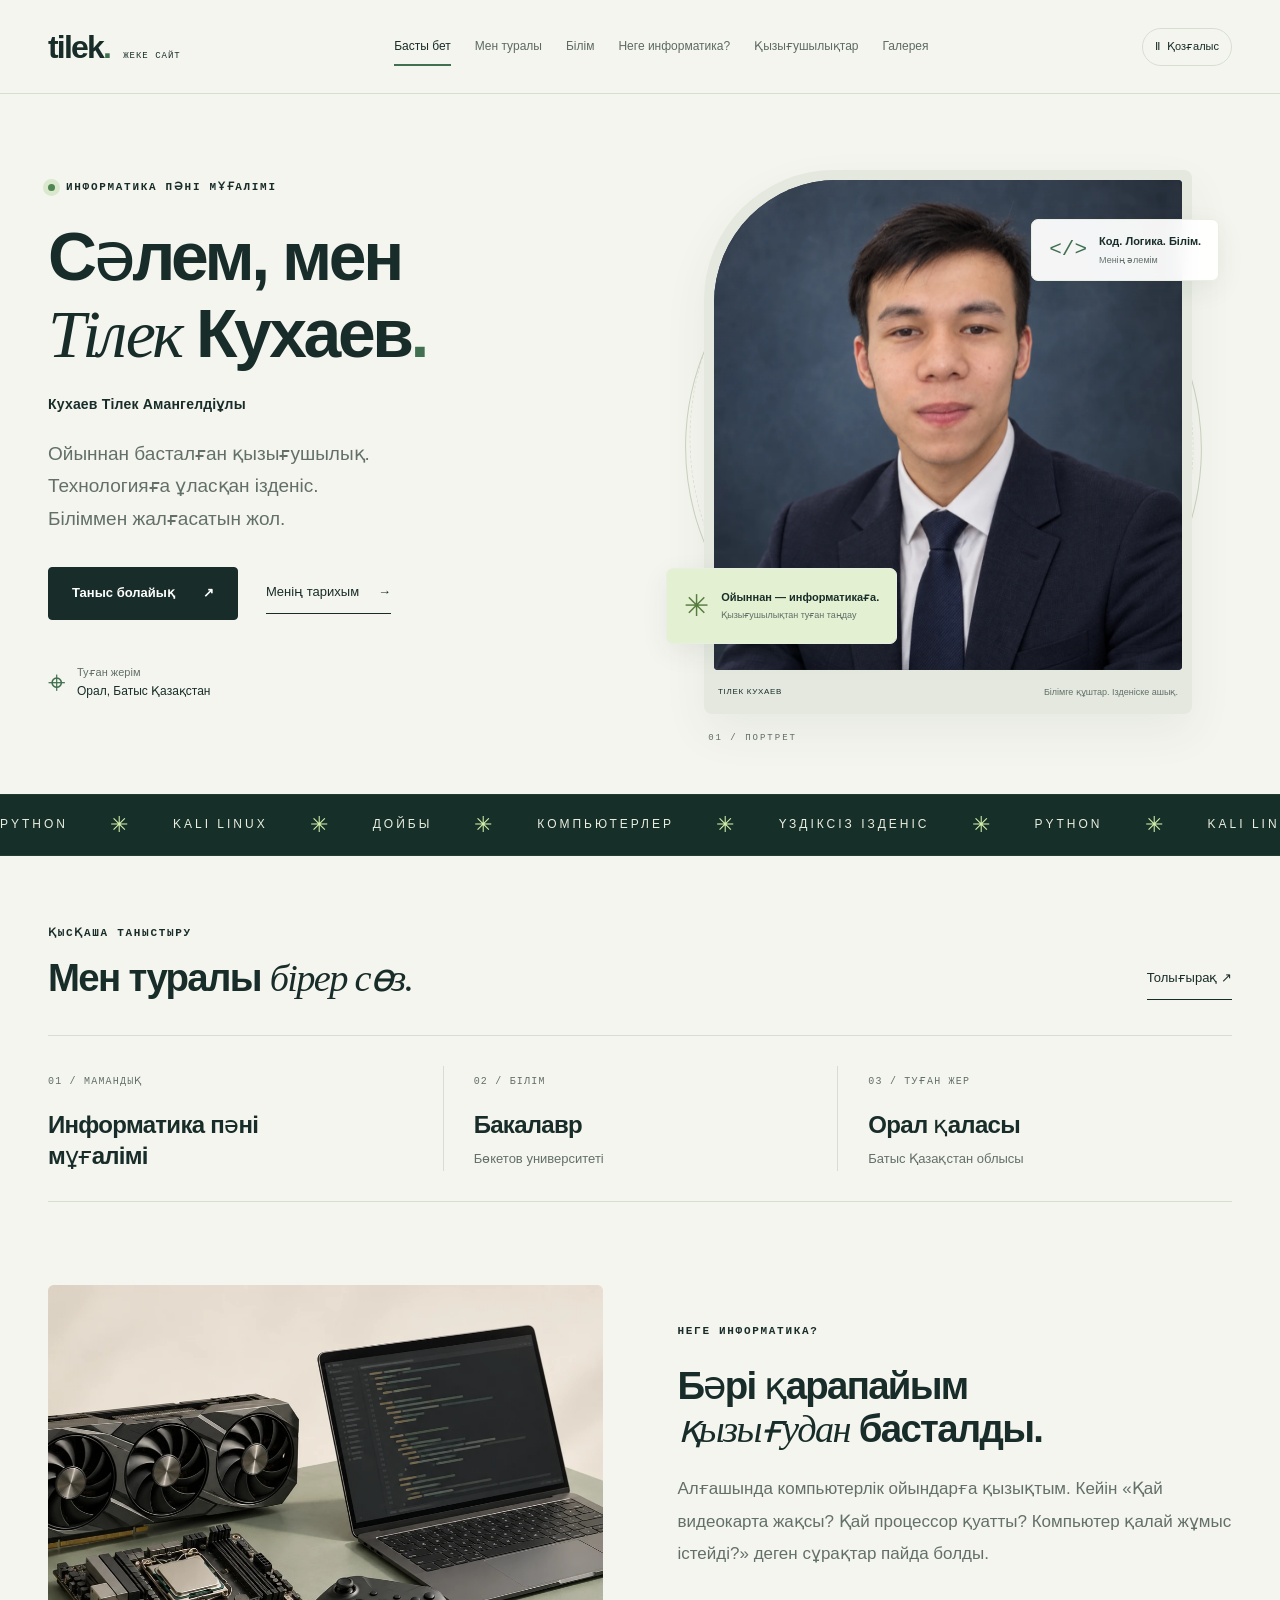
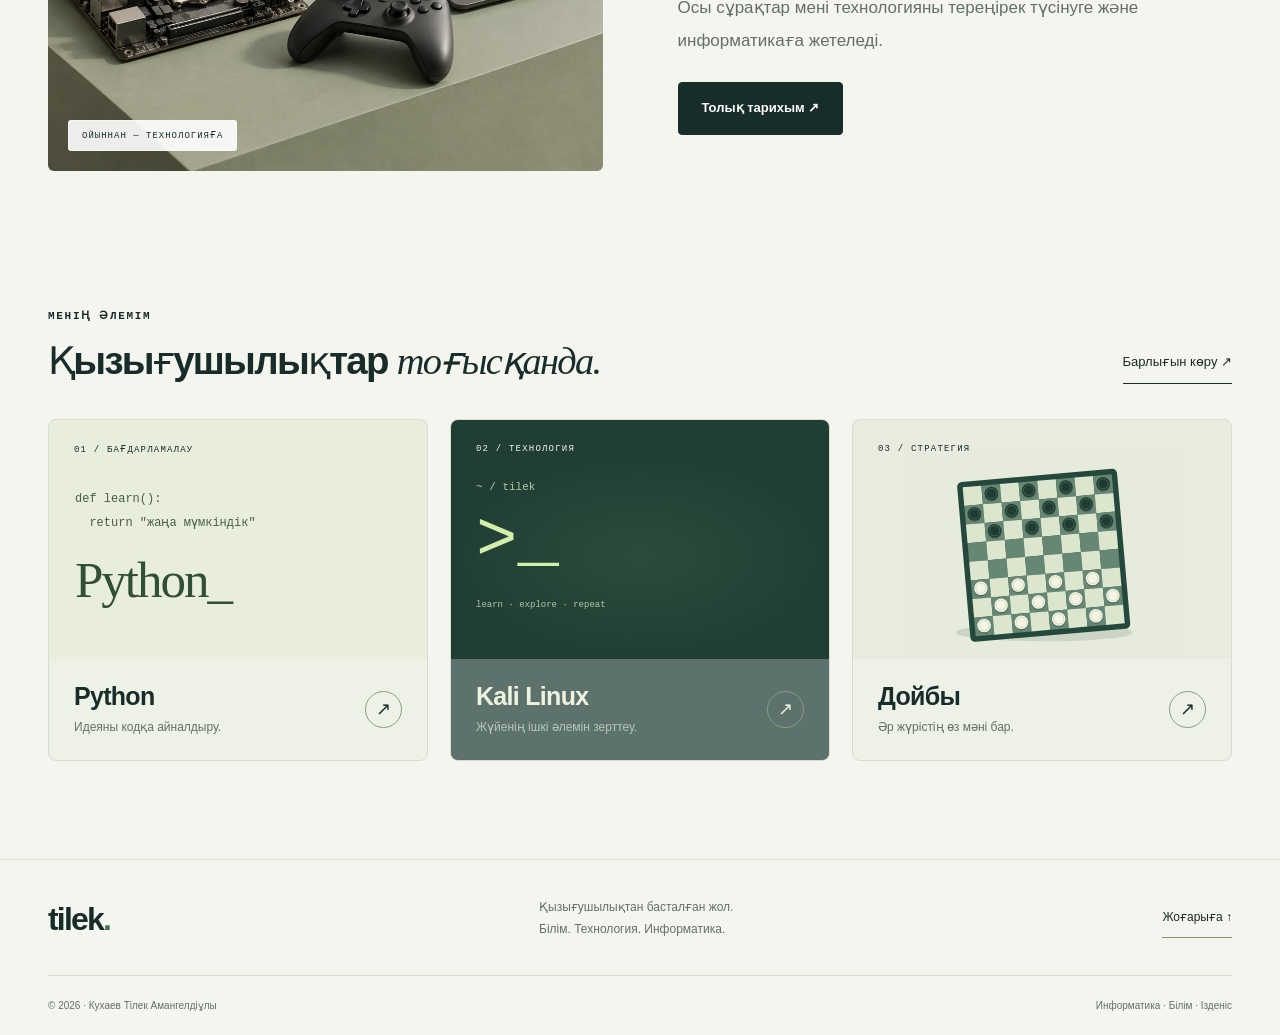
<file: index.html>
<!doctype html>
<html lang="kk"><head><meta charset="utf-8"><meta name="viewport" content="width=device-width,initial-scale=1"><meta name="theme-color" content="#f5f5ef"><meta name="description" content="Кухаев Тілек Амангелдіұлы — информатика пәні мұғалімі. Жеке сайт: білім, Python, Kali Linux, дойбы және информатикаға қызығу тарихы."><title>Басты бет · Тілек Кухаев</title><link rel="icon" href="assets/favicon.svg" type="image/svg+xml"><link rel="stylesheet" href="style.css"><script src="script.js" defer></script></head>
<body><a href="#main" class="skip">Мазмұнға өту</a><header class="site-header"><div class="container header-inner"><a class="logo" href="index.html" aria-label="Тілек Кухаев — басты бет">tilek<span>.</span><small>ЖЕКЕ САЙТ</small></a><button class="menu-button" aria-label="Мәзірді ашу" aria-expanded="false" aria-controls="navigation"><span></span><span></span></button><nav id="navigation" aria-label="Негізгі мәзір"><a href="index.html" aria-current="page">Басты бет</a><a href="about.html">Мен туралы</a><a href="education.html">Білім</a><a href="informatics.html">Неге информатика?</a><a href="hobbies.html">Қызығушылықтар</a><a href="gallery.html">Галерея</a></nav><button class="motion-toggle" type="button" aria-pressed="false" title="Анимацияларды басқару"><span aria-hidden="true">Ⅱ</span><span class="motion-text">Қозғалыс</span></button></div></header>
<main id="main"><section class="container hero"><div class="hero-copy"><div class="eyebrow"><span class="status-dot"></span>ИНФОРМАТИКА ПӘНІ МҰҒАЛІМІ</div><h1>Сәлем, мен<br><span class="serif">Тілек</span> Кухаев<span class="green">.</span></h1><p class="full-name">Кухаев Тілек Амангелдіұлы</p><p class="hero-description">Ойыннан басталған қызығушылық.<br>Технологияға ұласқан ізденіс.<br>Біліммен жалғасатын жол.</p><div class="actions"><a class="button primary" href="about.html">Таныс болайық <span>↗</span></a><a class="text-link" href="informatics.html">Менің тарихым <span>→</span></a></div><div class="hero-location"><span class="location-icon" aria-hidden="true">⌖</span><span>Туған жерім<br><strong>Орал, Батыс Қазақстан</strong></span></div></div><div class="portrait-stage"><div class="orbit orbit-one" aria-hidden="true"></div><div class="orbit orbit-two" aria-hidden="true"></div><figure class="hero-portrait tilt"><div class="photo-window"><img class="moving-photo" src="assets/portrait.webp" alt="Кухаев Тілек Амангелдіұлы — классикалық костюмдегі портрет" width="1100" height="1375" fetchpriority="high"></div><figcaption><span>ТІЛЕК КУХАЕВ</span><span>Білімге құштар. Ізденіске ашық.</span></figcaption></figure><div class="floating-note note-top"><span class="code-symbol">&lt;/&gt;</span><div><strong>Код. Логика. Білім.</strong><small>Менің әлемім</small></div></div><div class="floating-note note-bottom"><span class="star-icon" aria-hidden="true">✳</span><div><strong>Ойыннан — информатикаға.</strong><small>Қызығушылықтан туған таңдау</small></div></div><span class="image-number" aria-hidden="true">01 / ПОРТРЕТ</span></div></section>
<div class="interest-ribbon" aria-label="Қызығушылықтар: Python, Kali Linux, дойбы, компьютерлер"><div class="ribbon-track" aria-hidden="true"><span>PYTHON <i>✳</i> KALI LINUX <i>✳</i> ДОЙБЫ <i>✳</i> КОМПЬЮТЕРЛЕР <i>✳</i> ҮЗДІКСІЗ ІЗДЕНІС <i>✳</i></span><span>PYTHON <i>✳</i> KALI LINUX <i>✳</i> ДОЙБЫ <i>✳</i> КОМПЬЮТЕРЛЕР <i>✳</i> ҮЗДІКСІЗ ІЗДЕНІС <i>✳</i></span></div></div>
<section class="container section"><div class="section-heading reveal"><div><p class="eyebrow">ҚЫСҚАША ТАНЫСТЫРУ</p><h2>Мен туралы <span class="serif">бірер сөз.</span></h2></div><a class="text-link" href="about.html">Толығырақ ↗</a></div><div class="fact-grid reveal"><div><span class="fact-label">01 / МАМАНДЫҚ</span><h3>Информатика пәні<br>мұғалімі</h3></div><div><span class="fact-label">02 / БІЛІМ</span><h3>Бакалавр</h3><p>Бөкетов университеті</p></div><div><span class="fact-label">03 / ТУҒАН ЖЕР</span><h3>Орал қаласы</h3><p>Батыс Қазақстан облысы</p></div></div></section>
<section class="container section story-teaser"><div class="editorial-image reveal"><img class="moving-photo" src="assets/technology.webp" alt="Видеокарта, процессор, ойын контроллері және ноутбук" loading="lazy" width="1440" height="960"><span class="image-caption">ОЙЫННАН — ТЕХНОЛОГИЯҒА</span></div><div class="reveal"><p class="eyebrow">НЕГЕ ИНФОРМАТИКА?</p><h2>Бәрі қарапайым<br><span class="serif">қызығудан</span> басталды.</h2><p class="body-copy">Алғашында компьютерлік ойындарға қызықтым. Кейін «Қай видеокарта жақсы? Қай процессор қуатты? Компьютер қалай жұмыс істейді?» деген сұрақтар пайда болды.</p><p class="body-copy">Осы сұрақтар мені технологияны тереңірек түсінуге және информатикаға жетеледі.</p><a class="button primary" href="informatics.html">Толық тарихым ↗</a></div></section>
<section class="container section"><div class="section-heading reveal"><div><p class="eyebrow">МЕНІҢ ӘЛЕМІМ</p><h2>Қызығушылықтар <span class="serif">тоғысқанда.</span></h2></div><a class="text-link" href="hobbies.html">Барлығын көру ↗</a></div><div class="interest-grid"><a class="interest-card python-card reveal" href="hobbies.html#python"><span class="card-category">01 / БАҒДАРЛАМАЛАУ</span><div class="visual-code" aria-hidden="true"><span>def learn():</span><span>&nbsp;&nbsp;return "жаңа мүмкіндік"</span><b>Python<span>_</span></b></div><div class="card-bottom"><div><h3>Python</h3><p>Идеяны кодқа айналдыру.</p></div><span class="circle-arrow">↗</span></div></a><a class="interest-card linux-card reveal" href="hobbies.html#linux"><span class="card-category">02 / ТЕХНОЛОГИЯ</span><div class="linux-visual" aria-hidden="true"><span>~ / tilek</span><strong>&gt;_</strong><small>learn · explore · repeat</small></div><div class="card-bottom"><div><h3>Kali Linux</h3><p>Жүйенің ішкі әлемін зерттеу.</p></div><span class="circle-arrow">↗</span></div></a><a class="interest-card checkers-card reveal" href="hobbies.html#checkers"><span class="card-category">03 / СТРАТЕГИЯ</span><div class="checkers-image"><img src="assets/checkers.svg" alt="Дойбы тақтасы" loading="lazy" width="800" height="600"></div><div class="card-bottom"><div><h3>Дойбы</h3><p>Әр жүрістің өз мәні бар.</p></div><span class="circle-arrow">↗</span></div></a></div></section>
</main>
<footer class="site-footer"><div class="container"><div class="footer-top"><a class="logo" href="index.html">tilek<span>.</span></a><p>Қызығушылықтан басталған жол.<br>Білім. Технология. Информатика.</p><a class="back-top" href="#main">Жоғарыға ↑</a></div><div class="footer-bottom"><span>© 2026 · Кухаев Тілек Амангелдіұлы</span><span>Информатика · Білім · Ізденіс</span></div></div></footer><div class="scroll-progress" aria-hidden="true"></div></body></html>
</file>
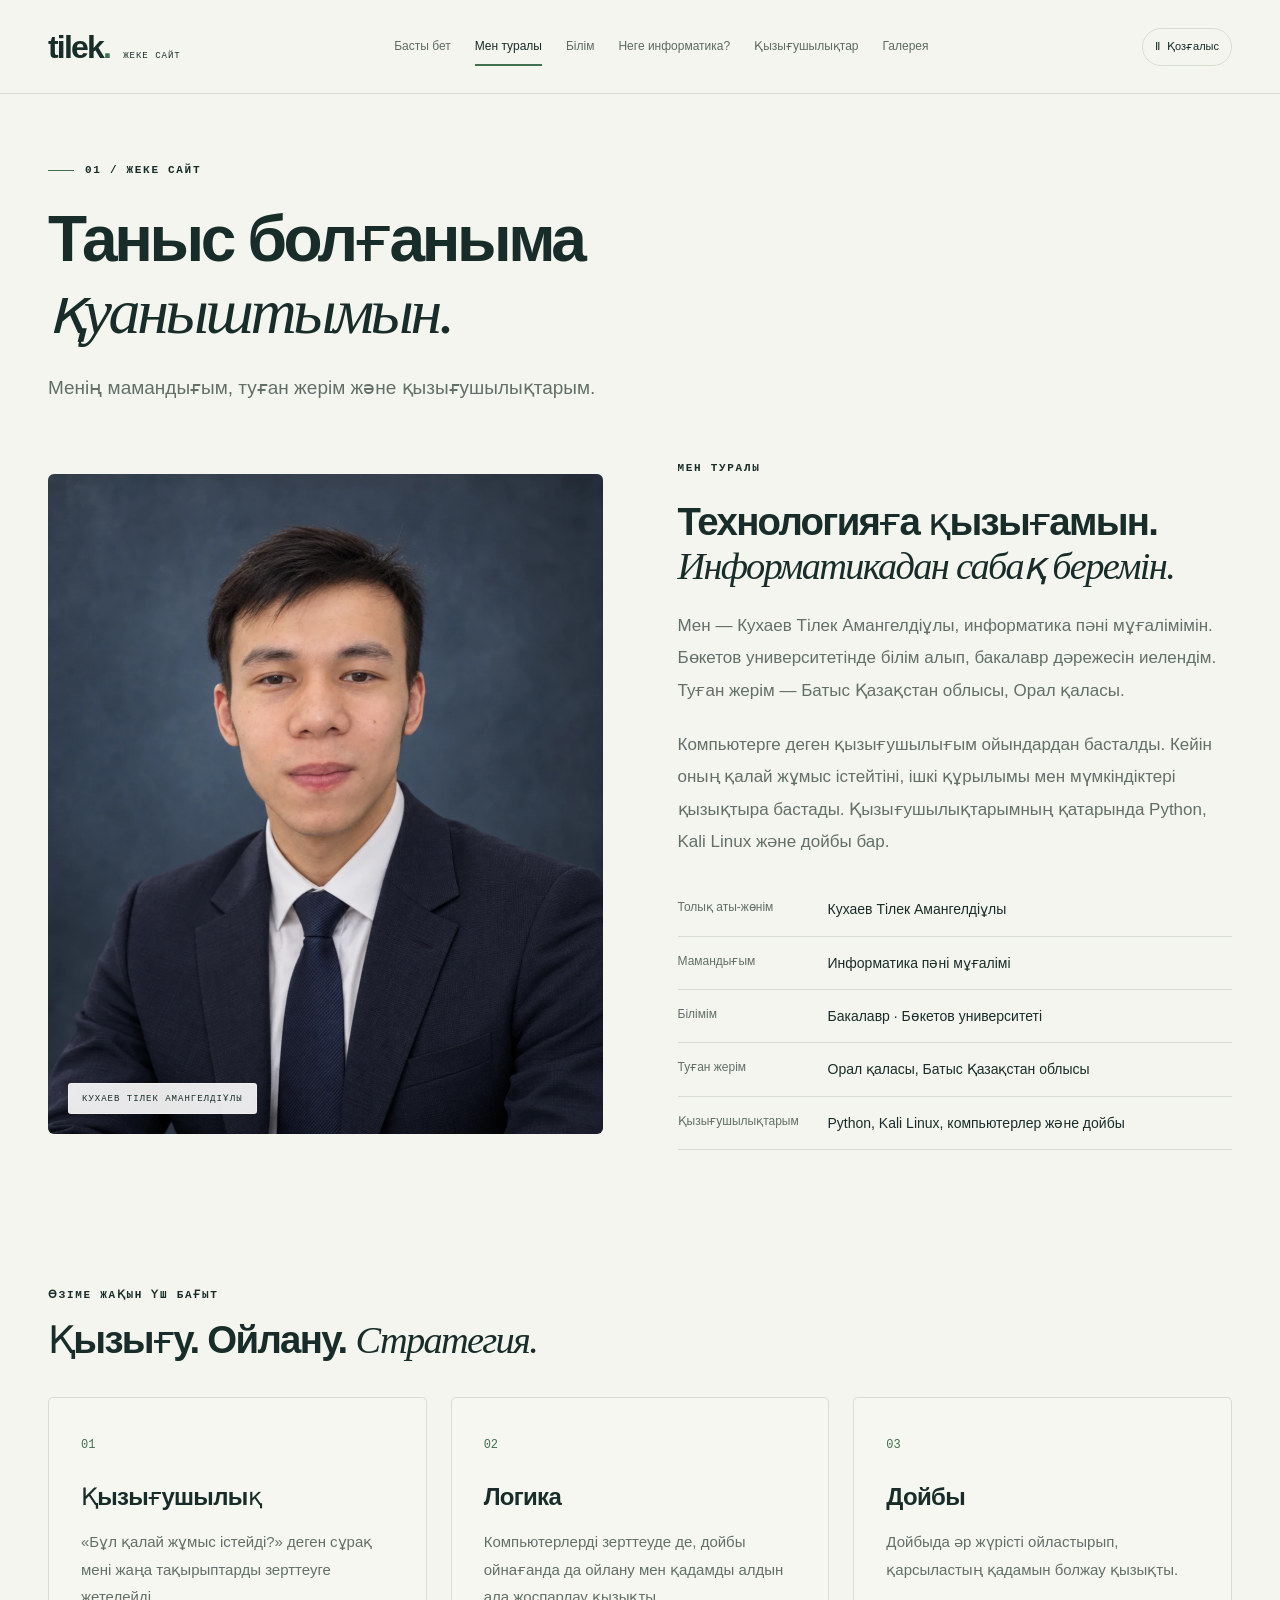
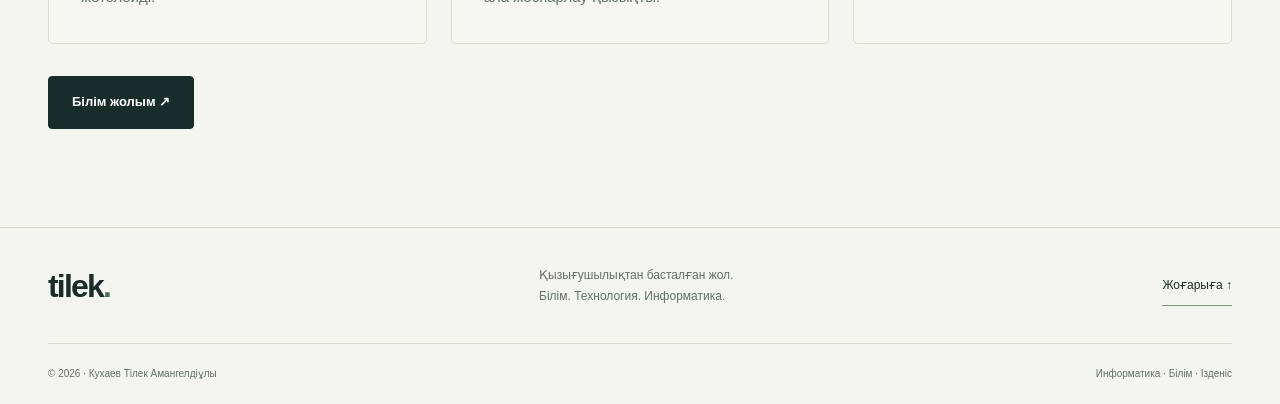
<file: about.html>
<!doctype html>
<html lang="kk"><head><meta charset="utf-8"><meta name="viewport" content="width=device-width,initial-scale=1"><meta name="theme-color" content="#f5f5ef"><meta name="description" content="Кухаев Тілек Амангелдіұлы — информатика пәні мұғалімі. Жеке сайт: білім, Python, Kali Linux, дойбы және информатикаға қызығу тарихы."><title>Мен туралы · Тілек Кухаев</title><link rel="icon" href="assets/favicon.svg" type="image/svg+xml"><link rel="stylesheet" href="style.css"><script src="script.js" defer></script></head>
<body><a href="#main" class="skip">Мазмұнға өту</a><header class="site-header"><div class="container header-inner"><a class="logo" href="index.html" aria-label="Тілек Кухаев — басты бет">tilek<span>.</span><small>ЖЕКЕ САЙТ</small></a><button class="menu-button" aria-label="Мәзірді ашу" aria-expanded="false" aria-controls="navigation"><span></span><span></span></button><nav id="navigation" aria-label="Негізгі мәзір"><a href="index.html">Басты бет</a><a href="about.html" aria-current="page">Мен туралы</a><a href="education.html">Білім</a><a href="informatics.html">Неге информатика?</a><a href="hobbies.html">Қызығушылықтар</a><a href="gallery.html">Галерея</a></nav><button class="motion-toggle" type="button" aria-pressed="false" title="Анимацияларды басқару"><span aria-hidden="true">Ⅱ</span><span class="motion-text">Қозғалыс</span></button></div></header>
<main id="main"><section class="container page-intro"><div class="eyebrow"><span class="tiny-line"></span>01 / ЖЕКЕ САЙТ</div><h1>Таныс болғаныма<br><span class="serif">қуаныштымын.</span></h1><p class="lead">Менің мамандығым, туған жерім және қызығушылықтарым.</p></section><section class="container two-column section compact"><div class="about-photo reveal"><img class="moving-photo" src="assets/portrait.webp" alt="Тілек Кухаев — классикалық портрет" width="1100" height="1375"><span class="image-caption">КУХАЕВ ТІЛЕК АМАНГЕЛДІҰЛЫ</span></div><div class="reveal"><p class="eyebrow">МЕН ТУРАЛЫ</p><h2>Технологияға қызығамын.<br><span class="serif">Информатикадан сабақ беремін.</span></h2><p class="body-copy">Мен — Кухаев Тілек Амангелдіұлы, информатика пәні мұғалімімін. Бөкетов университетінде білім алып, бакалавр дәрежесін иелендім. Туған жерім — Батыс Қазақстан облысы, Орал қаласы.</p><p class="body-copy">Компьютерге деген қызығушылығым ойындардан басталды. Кейін оның қалай жұмыс істейтіні, ішкі құрылымы мен мүмкіндіктері қызықтыра бастады. Қызығушылықтарымның қатарында Python, Kali Linux және дойбы бар.</p><dl class="detail-list"><div><dt>Толық аты-жөнім</dt><dd>Кухаев Тілек Амангелдіұлы</dd></div><div><dt>Мамандығым</dt><dd>Информатика пәні мұғалімі</dd></div><div><dt>Білімім</dt><dd>Бакалавр · Бөкетов университеті</dd></div><div><dt>Туған жерім</dt><dd>Орал қаласы, Батыс Қазақстан облысы</dd></div><div><dt>Қызығушылықтарым</dt><dd>Python, Kali Linux, компьютерлер және дойбы</dd></div></dl></div></section><section class="container section"><div class="section-heading reveal"><div><p class="eyebrow">ӨЗІМЕ ЖАҚЫН ҮШ БАҒЫТ</p><h2>Қызығу. Ойлану. <span class="serif">Стратегия.</span></h2></div></div><div class="text-card-grid"><article class="text-card reveal"><span class="step-number">01</span><h3>Қызығушылық</h3><p>«Бұл қалай жұмыс істейді?» деген сұрақ мені жаңа тақырыптарды зерттеуге жетелейді.</p></article><article class="text-card reveal"><span class="step-number">02</span><h3>Логика</h3><p>Компьютерлерді зерттеуде де, дойбы ойнағанда да ойлану мен қадамды алдын ала жоспарлау қызықты.</p></article><article class="text-card reveal"><span class="step-number">03</span><h3>Дойбы</h3><p>Дойбыда әр жүрісті ойластырып, қарсыластың қадамын болжау қызықты.</p></article></div><div class="actions"><a class="button primary" href="education.html">Білім жолым ↗</a></div></section></main>
<footer class="site-footer"><div class="container"><div class="footer-top"><a class="logo" href="index.html">tilek<span>.</span></a><p>Қызығушылықтан басталған жол.<br>Білім. Технология. Информатика.</p><a class="back-top" href="#main">Жоғарыға ↑</a></div><div class="footer-bottom"><span>© 2026 · Кухаев Тілек Амангелдіұлы</span><span>Информатика · Білім · Ізденіс</span></div></div></footer><div class="scroll-progress" aria-hidden="true"></div></body></html>
</file>
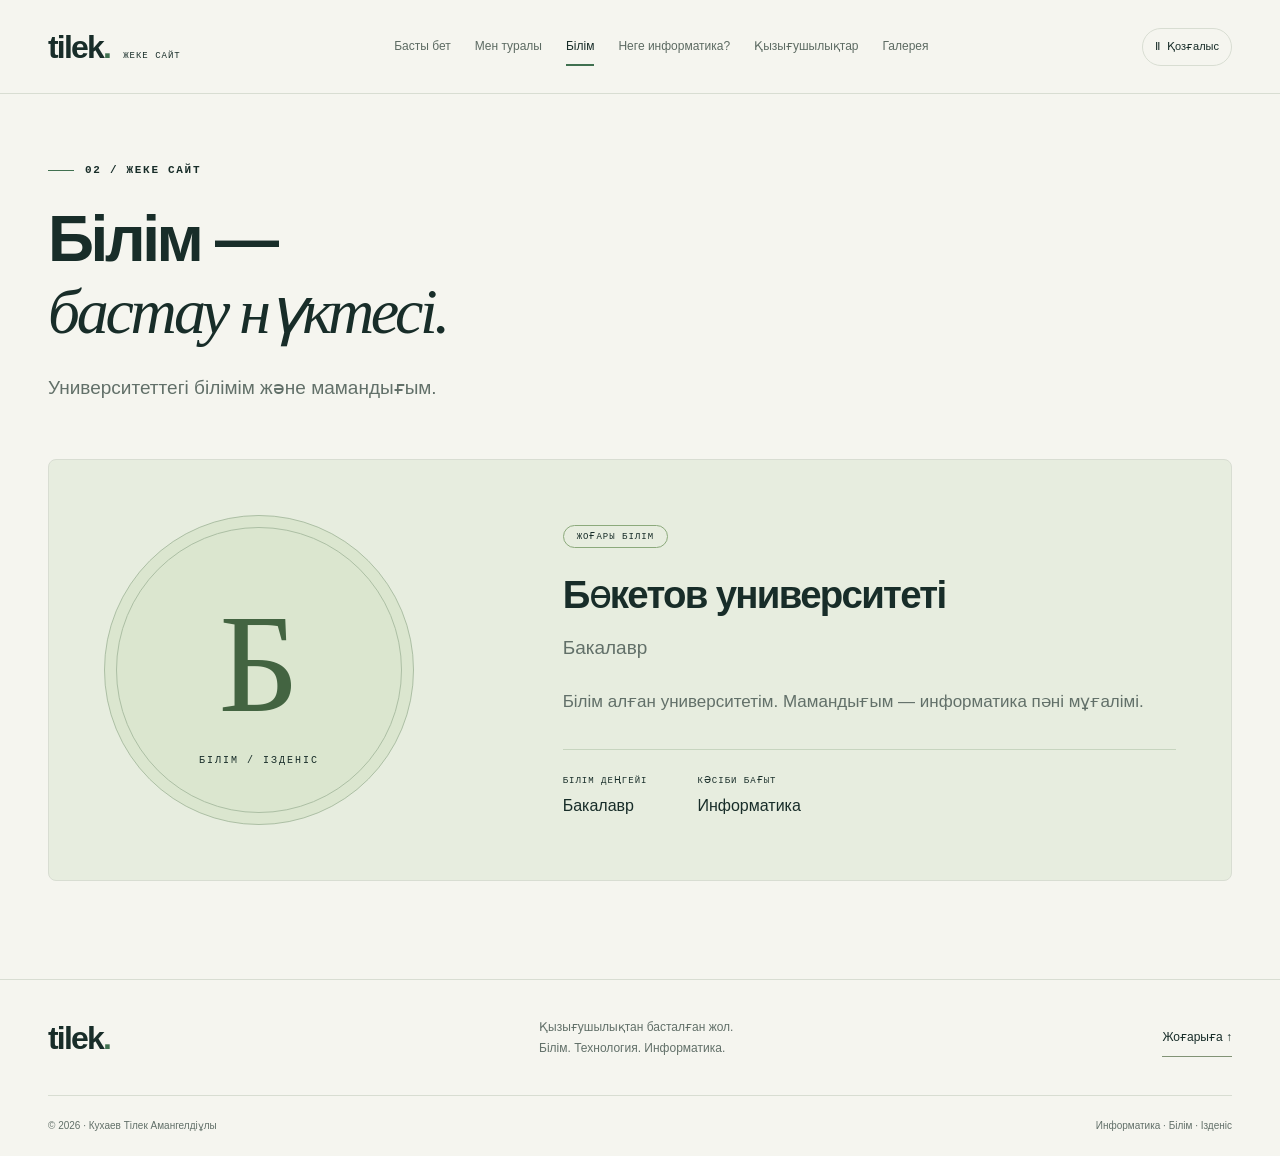
<file: education.html>
<!doctype html>
<html lang="kk"><head><meta charset="utf-8"><meta name="viewport" content="width=device-width,initial-scale=1"><meta name="theme-color" content="#f5f5ef"><meta name="description" content="Кухаев Тілек Амангелдіұлы — информатика пәні мұғалімі. Жеке сайт: білім, Python, Kali Linux, дойбы және информатикаға қызығу тарихы."><title>Білім · Тілек Кухаев</title><link rel="icon" href="assets/favicon.svg" type="image/svg+xml"><link rel="stylesheet" href="style.css"><script src="script.js" defer></script></head>
<body><a href="#main" class="skip">Мазмұнға өту</a><header class="site-header"><div class="container header-inner"><a class="logo" href="index.html" aria-label="Тілек Кухаев — басты бет">tilek<span>.</span><small>ЖЕКЕ САЙТ</small></a><button class="menu-button" aria-label="Мәзірді ашу" aria-expanded="false" aria-controls="navigation"><span></span><span></span></button><nav id="navigation" aria-label="Негізгі мәзір"><a href="index.html">Басты бет</a><a href="about.html">Мен туралы</a><a href="education.html" aria-current="page">Білім</a><a href="informatics.html">Неге информатика?</a><a href="hobbies.html">Қызығушылықтар</a><a href="gallery.html">Галерея</a></nav><button class="motion-toggle" type="button" aria-pressed="false" title="Анимацияларды басқару"><span aria-hidden="true">Ⅱ</span><span class="motion-text">Қозғалыс</span></button></div></header>
<main id="main"><section class="container page-intro"><div class="eyebrow"><span class="tiny-line"></span>02 / ЖЕКЕ САЙТ</div><h1>Білім —<br><span class="serif">бастау нүктесі.</span></h1><p class="lead">Университеттегі білімім және мамандығым.</p></section><section class="container section compact"><div class="education-feature reveal"><div class="education-emblem" aria-hidden="true"><span>Б</span><div>БІЛІМ / ІЗДЕНІС</div></div><div><span class="pill">ЖОҒАРЫ БІЛІМ</span><h2>Бөкетов университеті</h2><p class="lead">Бакалавр</p><p class="body-copy">Білім алған университетім. Мамандығым — информатика пәні мұғалімі.</p><div class="education-facts"><div><small>БІЛІМ ДЕҢГЕЙІ</small><strong>Бакалавр</strong></div><div><small>КӘСІБИ БАҒЫТ</small><strong>Информатика</strong></div></div></div></div></section></main>
<footer class="site-footer"><div class="container"><div class="footer-top"><a class="logo" href="index.html">tilek<span>.</span></a><p>Қызығушылықтан басталған жол.<br>Білім. Технология. Информатика.</p><a class="back-top" href="#main">Жоғарыға ↑</a></div><div class="footer-bottom"><span>© 2026 · Кухаев Тілек Амангелдіұлы</span><span>Информатика · Білім · Ізденіс</span></div></div></footer><div class="scroll-progress" aria-hidden="true"></div></body></html>
</file>
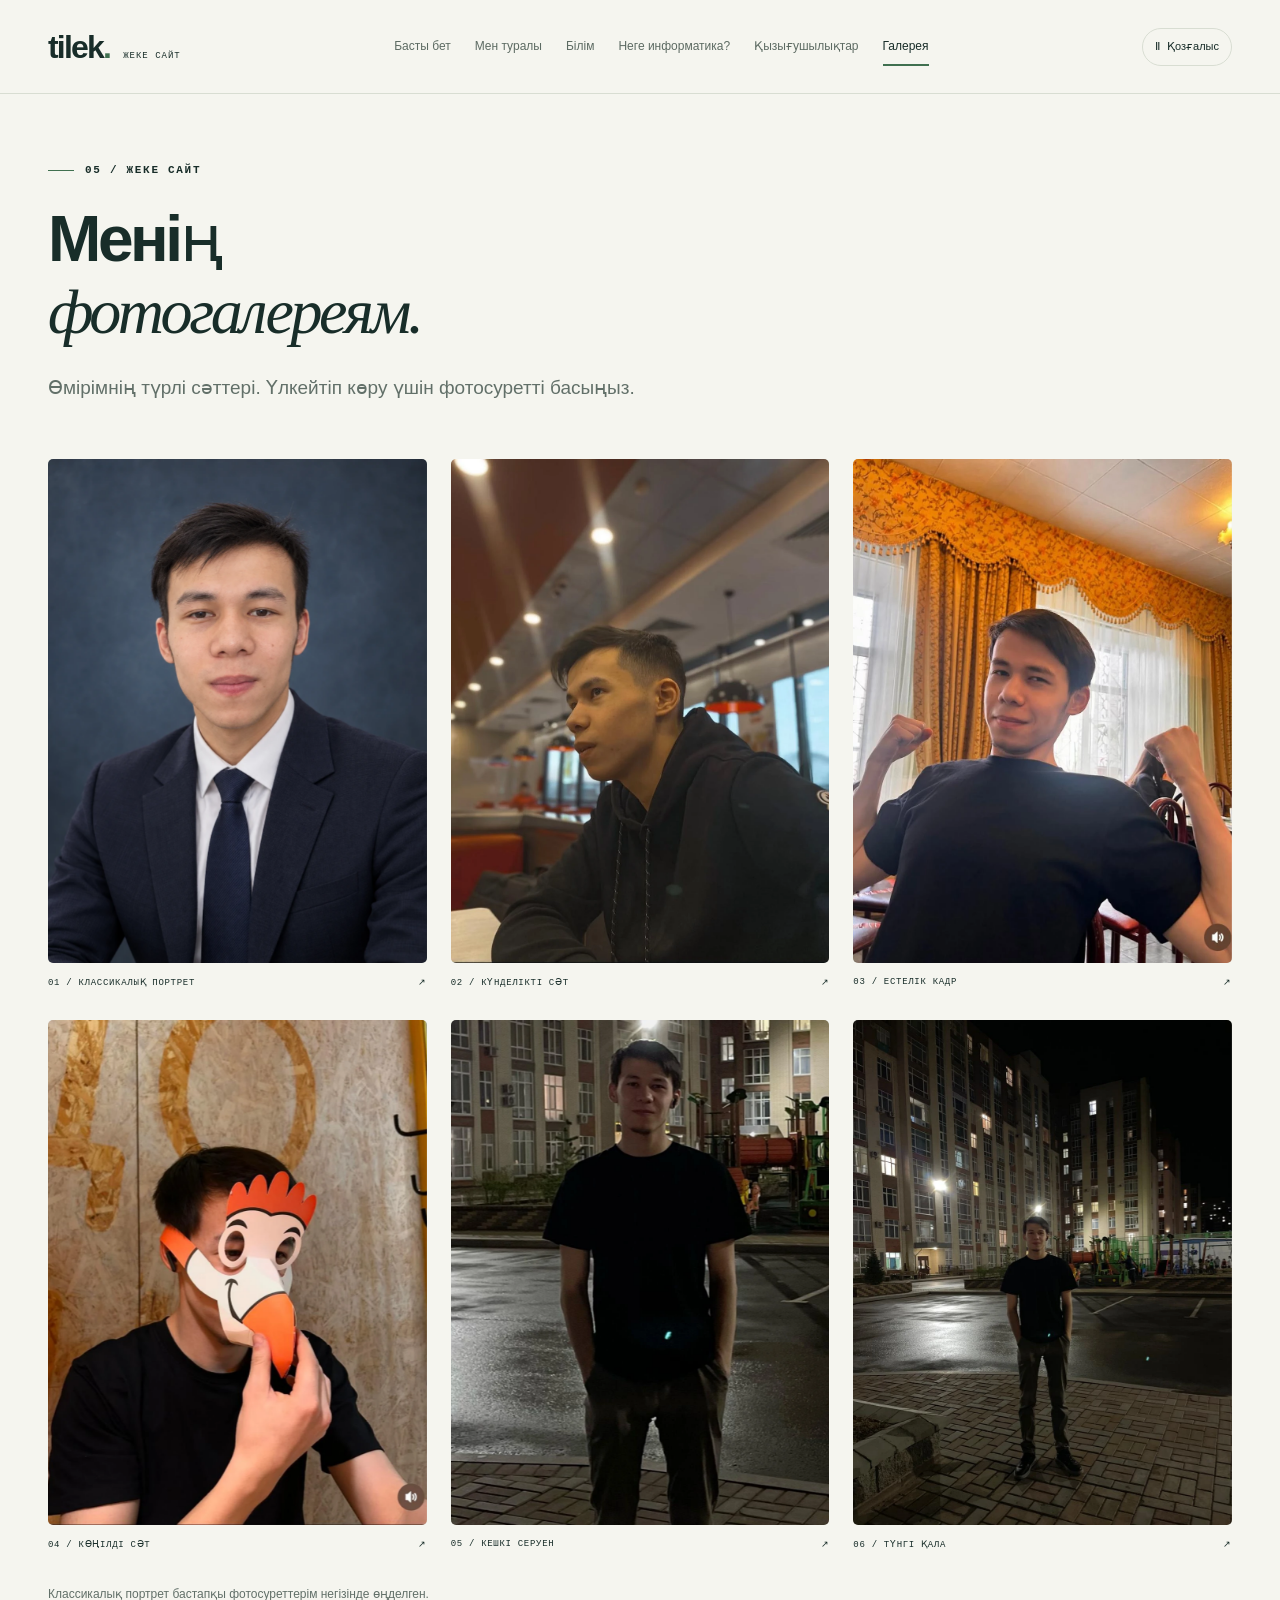
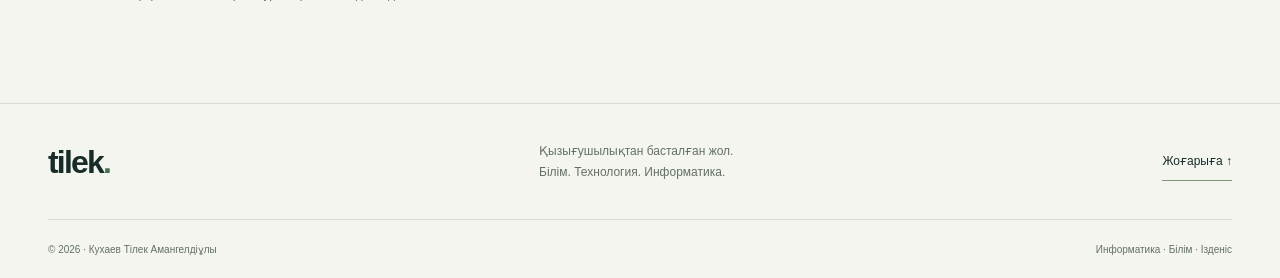
<file: gallery.html>
<!doctype html>
<html lang="kk"><head><meta charset="utf-8"><meta name="viewport" content="width=device-width,initial-scale=1"><meta name="theme-color" content="#f5f5ef"><meta name="description" content="Кухаев Тілек Амангелдіұлы — информатика пәні мұғалімі. Жеке сайт: білім, Python, Kali Linux, дойбы және информатикаға қызығу тарихы."><title>Галерея · Тілек Кухаев</title><link rel="icon" href="assets/favicon.svg" type="image/svg+xml"><link rel="stylesheet" href="style.css"><script src="script.js" defer></script></head>
<body><a href="#main" class="skip">Мазмұнға өту</a><header class="site-header"><div class="container header-inner"><a class="logo" href="index.html" aria-label="Тілек Кухаев — басты бет">tilek<span>.</span><small>ЖЕКЕ САЙТ</small></a><button class="menu-button" aria-label="Мәзірді ашу" aria-expanded="false" aria-controls="navigation"><span></span><span></span></button><nav id="navigation" aria-label="Негізгі мәзір"><a href="index.html">Басты бет</a><a href="about.html">Мен туралы</a><a href="education.html">Білім</a><a href="informatics.html">Неге информатика?</a><a href="hobbies.html">Қызығушылықтар</a><a href="gallery.html" aria-current="page">Галерея</a></nav><button class="motion-toggle" type="button" aria-pressed="false" title="Анимацияларды басқару"><span aria-hidden="true">Ⅱ</span><span class="motion-text">Қозғалыс</span></button></div></header>
<main id="main"><section class="container page-intro"><div class="eyebrow"><span class="tiny-line"></span>05 / ЖЕКЕ САЙТ</div><h1>Менің<br><span class="serif">фотогалереям.</span></h1><p class="lead">Өмірімнің түрлі сәттері. Үлкейтіп көру үшін фотосуретті басыңыз.</p></section><section class="container section compact"><div class="personal-gallery"><button class="gallery-item reveal" data-photo="assets/portrait.webp" data-caption="Классикалық портрет · Тілек Кухаев" aria-label="Классикалық портрет — үлкейтіп көру"><div class="gallery-image"><img class="moving-photo" src="assets/portrait.webp" alt="Тілек Кухаев — классикалық портрет" width="1100" height="1375" loading="lazy"></div><span class="gallery-label"><span>01 / КЛАССИКАЛЫҚ ПОРТРЕТ</span><span aria-hidden="true">↗</span></span></button><button class="gallery-item reveal" data-photo="assets/cafe.webp" data-caption="Күнделікті сәт · Тілек Кухаев" aria-label="Күнделікті сәт — үлкейтіп көру"><div class="gallery-image"><img class="moving-photo" src="assets/cafe.webp" alt="Тілек Кухаев — күнделікті сәт" width="1020" height="1280" loading="lazy"></div><span class="gallery-label"><span>02 / КҮНДЕЛІКТІ СӘТ</span><span aria-hidden="true">↗</span></span></button><button class="gallery-item reveal" data-photo="assets/moment.webp" data-caption="Естелік кадр · Тілек Кухаев" aria-label="Естелік кадр — үлкейтіп көру"><div class="gallery-image"><img class="moving-photo" src="assets/moment.webp" alt="Тілек Кухаев — естелік кадр" width="1035" height="1280" loading="lazy"></div><span class="gallery-label"><span>03 / ЕСТЕЛІК КАДР</span><span aria-hidden="true">↗</span></span></button><button class="gallery-item reveal" data-photo="assets/smile.webp" data-caption="Көңілді сәт · Тілек Кухаев" aria-label="Көңілді сәт — үлкейтіп көру"><div class="gallery-image"><img class="moving-photo" src="assets/smile.webp" alt="Тілек Кухаев — көңілді сәт" width="1024" height="1280" loading="lazy"></div><span class="gallery-label"><span>04 / КӨҢІЛДІ СӘТ</span><span aria-hidden="true">↗</span></span></button><button class="gallery-item reveal" data-photo="assets/evening.webp" data-caption="Кешкі серуен · Тілек Кухаев" aria-label="Кешкі серуен — үлкейтіп көру"><div class="gallery-image"><img class="moving-photo" src="assets/evening.webp" alt="Тілек Кухаев — кешкі серуен" width="1024" height="1280" loading="lazy"></div><span class="gallery-label"><span>05 / КЕШКІ СЕРУЕН</span><span aria-hidden="true">↗</span></span></button><button class="gallery-item reveal" data-photo="assets/night.webp" data-caption="Түнгі қала · Тілек Кухаев" aria-label="Түнгі қала — үлкейтіп көру"><div class="gallery-image"><img class="moving-photo" src="assets/night.webp" alt="Тілек Кухаев — түнгі қала" width="960" height="1280" loading="lazy"></div><span class="gallery-label"><span>06 / ТҮНГІ ҚАЛА</span><span aria-hidden="true">↗</span></span></button></div><p class="gallery-note">Классикалық портрет бастапқы фотосуреттерім негізінде өңделген.</p></section><dialog id="lightbox" aria-label="Суретті үлкейтіп көру"><div class="lightbox-top"><p id="lightbox-caption"></p><button class="lightbox-close" aria-label="Жабу" autofocus>✕</button></div><img id="lightbox-image" alt="Үлкейтілген сурет"><div class="lightbox-controls"><button class="lightbox-prev" aria-label="Алдыңғы сурет">← Алдыңғы</button><span id="lightbox-count"></span><button class="lightbox-next" aria-label="Келесі сурет">Келесі →</button></div></dialog></main>
<footer class="site-footer"><div class="container"><div class="footer-top"><a class="logo" href="index.html">tilek<span>.</span></a><p>Қызығушылықтан басталған жол.<br>Білім. Технология. Информатика.</p><a class="back-top" href="#main">Жоғарыға ↑</a></div><div class="footer-bottom"><span>© 2026 · Кухаев Тілек Амангелдіұлы</span><span>Информатика · Білім · Ізденіс</span></div></div></footer><div class="scroll-progress" aria-hidden="true"></div></body></html>
</file>
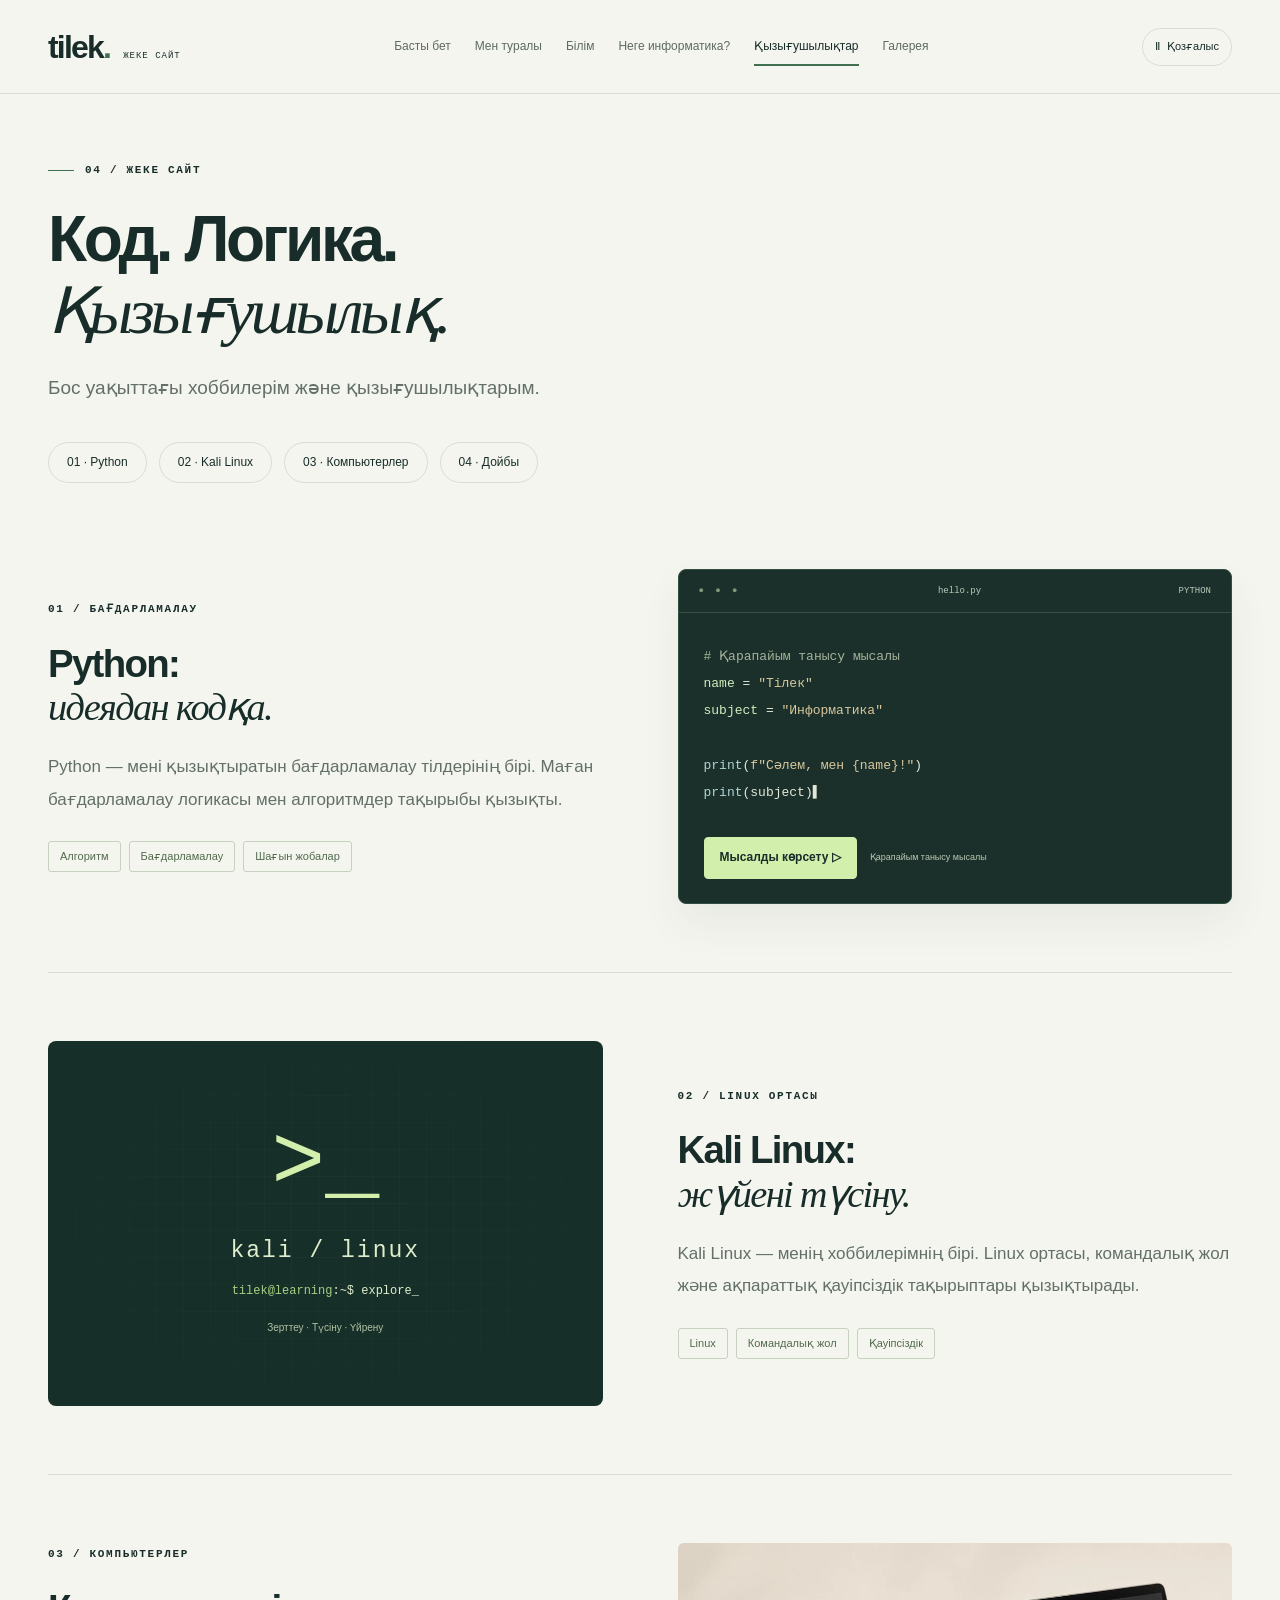
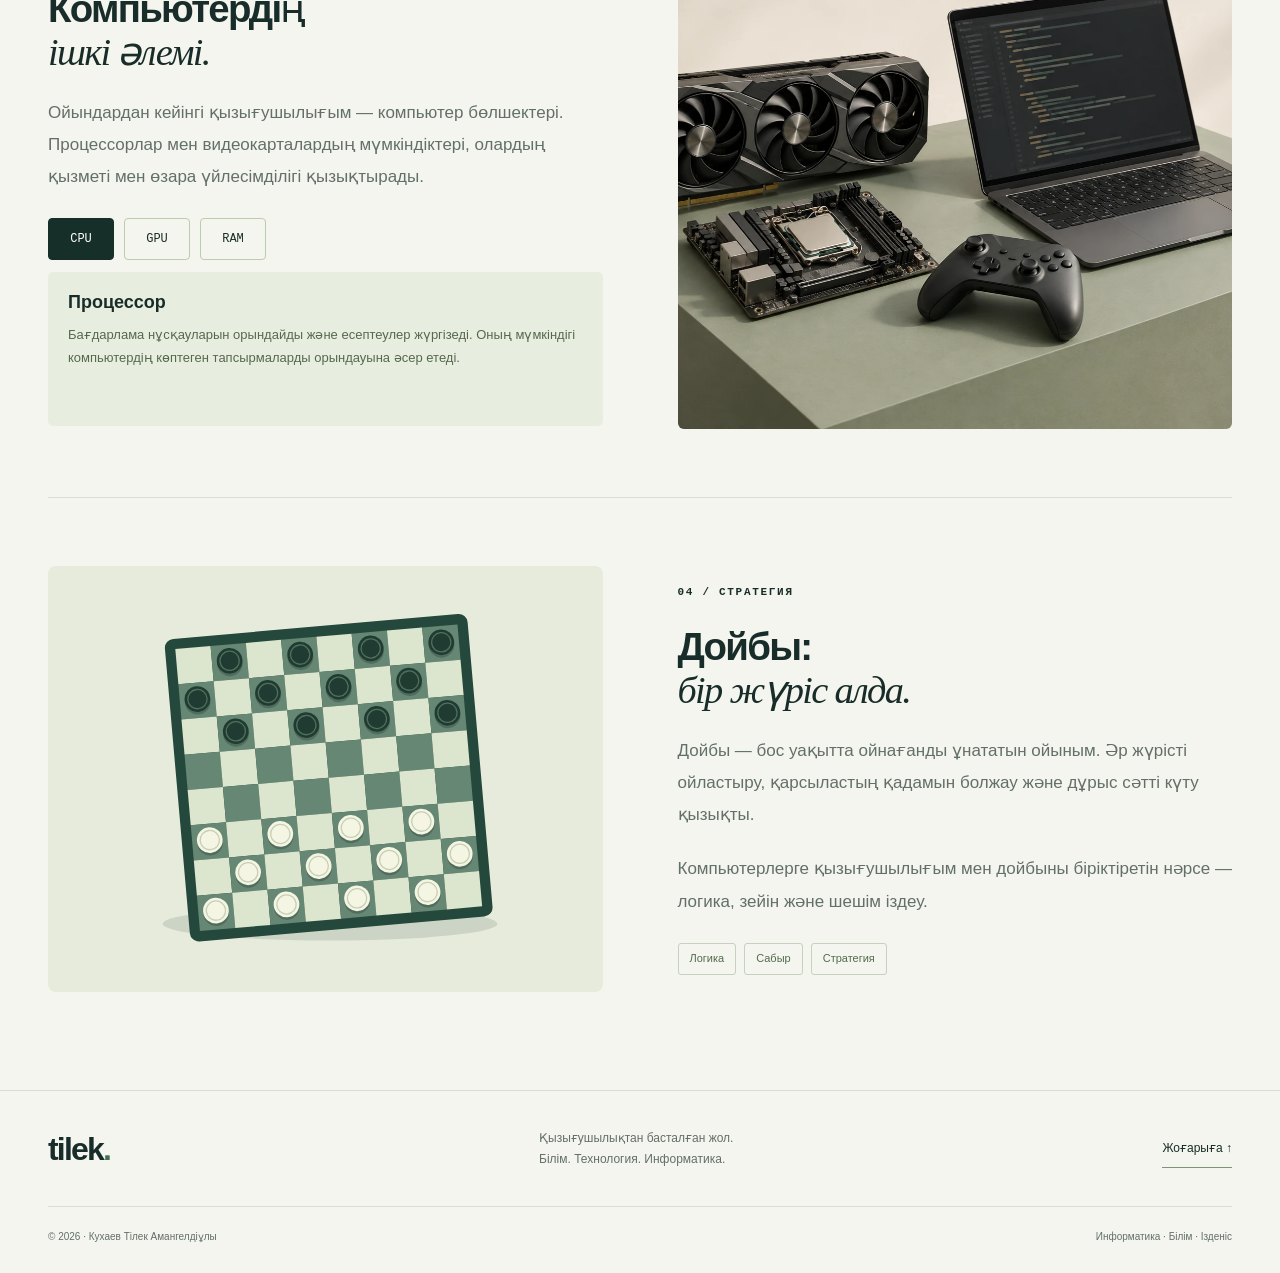
<file: hobbies.html>
<!doctype html>
<html lang="kk"><head><meta charset="utf-8"><meta name="viewport" content="width=device-width,initial-scale=1"><meta name="theme-color" content="#f5f5ef"><meta name="description" content="Кухаев Тілек Амангелдіұлы — информатика пәні мұғалімі. Жеке сайт: білім, Python, Kali Linux, дойбы және информатикаға қызығу тарихы."><title>Қызығушылықтар · Тілек Кухаев</title><link rel="icon" href="assets/favicon.svg" type="image/svg+xml"><link rel="stylesheet" href="style.css"><script src="script.js" defer></script></head>
<body><a href="#main" class="skip">Мазмұнға өту</a><header class="site-header"><div class="container header-inner"><a class="logo" href="index.html" aria-label="Тілек Кухаев — басты бет">tilek<span>.</span><small>ЖЕКЕ САЙТ</small></a><button class="menu-button" aria-label="Мәзірді ашу" aria-expanded="false" aria-controls="navigation"><span></span><span></span></button><nav id="navigation" aria-label="Негізгі мәзір"><a href="index.html">Басты бет</a><a href="about.html">Мен туралы</a><a href="education.html">Білім</a><a href="informatics.html">Неге информатика?</a><a href="hobbies.html" aria-current="page">Қызығушылықтар</a><a href="gallery.html">Галерея</a></nav><button class="motion-toggle" type="button" aria-pressed="false" title="Анимацияларды басқару"><span aria-hidden="true">Ⅱ</span><span class="motion-text">Қозғалыс</span></button></div></header>
<main id="main"><section class="container page-intro"><div class="eyebrow"><span class="tiny-line"></span>04 / ЖЕКЕ САЙТ</div><h1>Код. Логика.<br><span class="serif">Қызығушылық.</span></h1><p class="lead">Бос уақыттағы хоббилерім және қызығушылықтарым.</p></section><div class="container hobby-nav"><a href="#python">01 · Python</a><a href="#linux">02 · Kali Linux</a><a href="#hardware">03 · Компьютерлер</a><a href="#checkers">04 · Дойбы</a></div><section class="container section hobby-section" id="python"><div class="reveal"><span class="eyebrow">01 / БАҒДАРЛАМАЛАУ</span><h2>Python:<br><span class="serif">идеядан кодқа.</span></h2><p class="body-copy">Python — мені қызықтыратын бағдарламалау тілдерінің бірі. Маған бағдарламалау логикасы мен алгоритмдер тақырыбы қызықты.</p><div class="tags"><span>Алгоритм</span><span>Бағдарламалау</span><span>Шағын жобалар</span></div></div><div class="code-window reveal"><div class="window-bar"><span class="window-dots" aria-hidden="true">● ● ●</span><span>hello.py</span><span>PYTHON</span></div><pre><code><span class="comment"># Қарапайым танысу мысалы</span>
<span class="token">name</span> = <span class="string">"Тілек"</span>
<span class="token">subject</span> = <span class="string">"Информатика"</span>

<span class="function">print</span>(<span class="string">f"Сәлем, мен {name}!"</span>)
<span class="function">print</span>(subject)<span class="cursor">▌</span></code></pre><div class="code-run"><button class="button small" id="run-code" type="button" aria-expanded="false" aria-controls="code-output">Мысалды көрсету ▷</button><span>Қарапайым танысу мысалы</span></div><output id="code-output" aria-live="polite" hidden>Сәлем, мен Тілек!<br>Информатика</output></div></section><section class="container section hobby-section" id="linux"><div class="linux-showcase reveal" aria-label="Kali Linux қызығушылығын бейнелейтін терминал"><div class="terminal-grid" aria-hidden="true"></div><div class="linux-sign" aria-hidden="true">&gt;_</div><p>kali / linux</p><div class="terminal-line"><span>tilek@learning</span>:~$ explore<span class="cursor">_</span></div><small>Зерттеу · Түсіну · Үйрену</small></div><div class="reveal"><span class="eyebrow">02 / LINUX ОРТАСЫ</span><h2>Kali Linux:<br><span class="serif">жүйені түсіну.</span></h2><p class="body-copy">Kali Linux — менің хоббилерімнің бірі. Linux ортасы, командалық жол және ақпараттық қауіпсіздік тақырыптары қызықтырады.</p><div class="tags"><span>Linux</span><span>Командалық жол</span><span>Қауіпсіздік</span></div></div></section><section class="container section hobby-section" id="hardware"><div class="reveal"><span class="eyebrow">03 / КОМПЬЮТЕРЛЕР</span><h2>Компьютердің<br><span class="serif">ішкі әлемі.</span></h2><p class="body-copy">Ойындардан кейінгі қызығушылығым — компьютер бөлшектері. Процессорлар мен видеокарталардың мүмкіндіктері, олардың қызметі мен өзара үйлесімділігі қызықтырады.</p><div class="hardware-tabs" role="tablist" aria-label="Компьютер бөлшектері"><button id="tab-cpu" role="tab" aria-selected="true" aria-controls="panel-hardware" tabindex="0" data-hardware="cpu">CPU</button><button id="tab-gpu" role="tab" aria-selected="false" aria-controls="panel-hardware" tabindex="-1" data-hardware="gpu">GPU</button><button id="tab-ram" role="tab" aria-selected="false" aria-controls="panel-hardware" tabindex="-1" data-hardware="ram">RAM</button></div><div class="hardware-description" role="tabpanel" id="panel-hardware" aria-labelledby="tab-cpu" tabindex="0"><h3>Процессор</h3><p>Бағдарлама нұсқауларын орындайды және есептеулер жүргізеді. Оның мүмкіндігі компьютердің көптеген тапсырмаларды орындауына әсер етеді.</p></div></div><div class="editorial-image reveal"><img class="moving-photo" src="assets/technology.webp" alt="Процессор, видеокарта және ноутбук" loading="lazy" width="1440" height="960"></div></section><section class="container section hobby-section" id="checkers"><div class="board-showcase reveal"><img src="assets/checkers.svg" alt="Бастапқы орналасудағы дойбы тақтасы" loading="lazy" width="800" height="600"></div><div class="reveal"><span class="eyebrow">04 / СТРАТЕГИЯ</span><h2>Дойбы:<br><span class="serif">бір жүріс алда.</span></h2><p class="body-copy">Дойбы — бос уақытта ойнағанды ұнататын ойыным. Әр жүрісті ойластыру, қарсыластың қадамын болжау және дұрыс сәтті күту қызықты.</p><p class="body-copy">Компьютерлерге қызығушылығым мен дойбыны біріктіретін нәрсе — логика, зейін және шешім іздеу.</p><div class="tags"><span>Логика</span><span>Сабыр</span><span>Стратегия</span></div></div></section></main>
<footer class="site-footer"><div class="container"><div class="footer-top"><a class="logo" href="index.html">tilek<span>.</span></a><p>Қызығушылықтан басталған жол.<br>Білім. Технология. Информатика.</p><a class="back-top" href="#main">Жоғарыға ↑</a></div><div class="footer-bottom"><span>© 2026 · Кухаев Тілек Амангелдіұлы</span><span>Информатика · Білім · Ізденіс</span></div></div></footer><div class="scroll-progress" aria-hidden="true"></div></body></html>
</file>
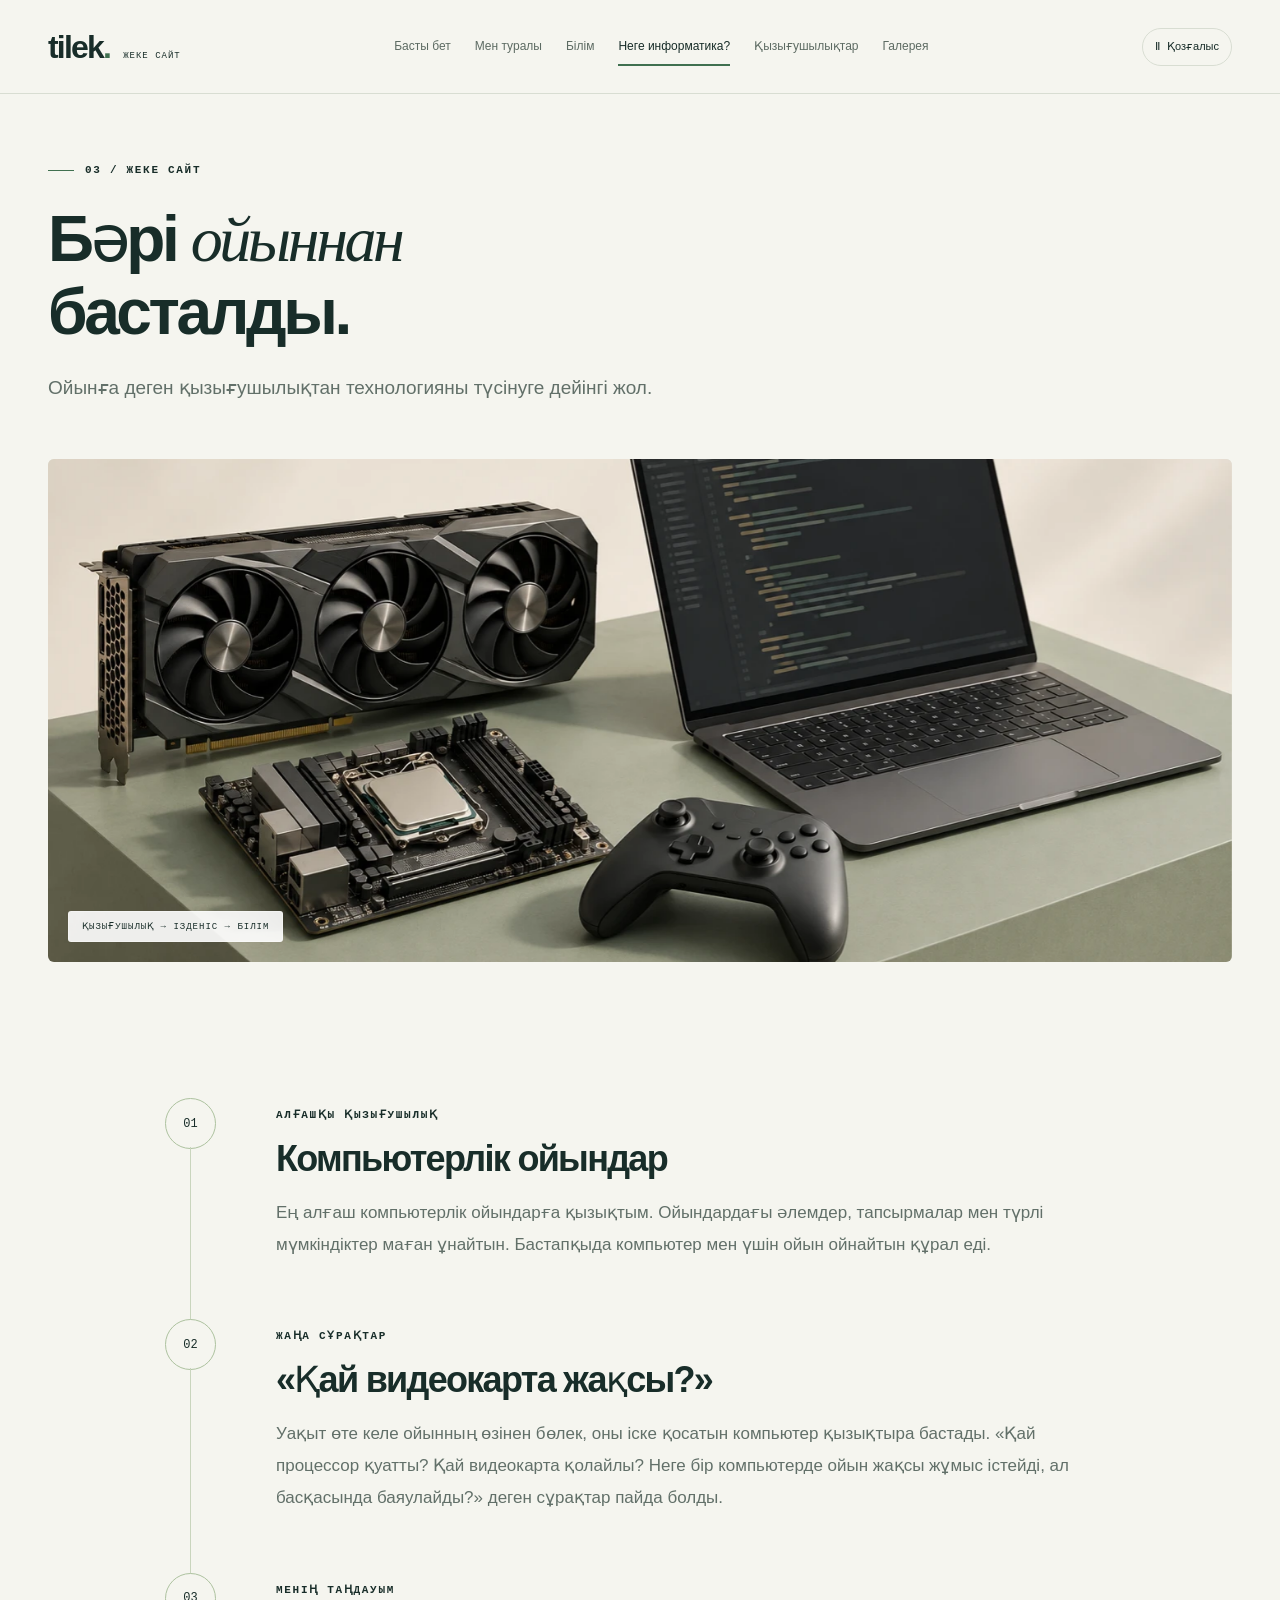
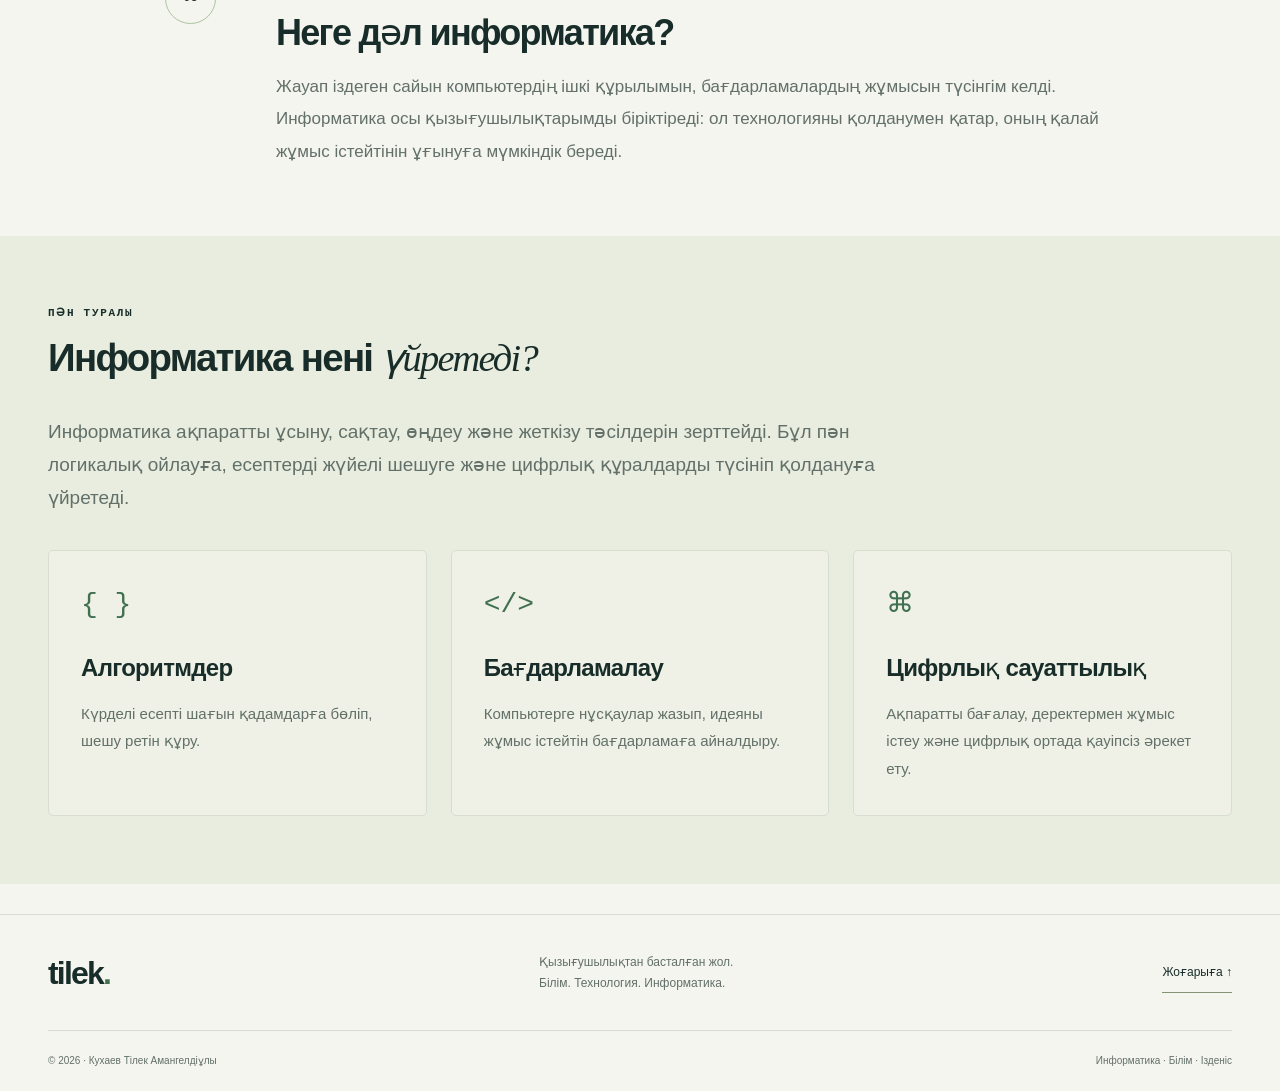
<file: informatics.html>
<!doctype html>
<html lang="kk"><head><meta charset="utf-8"><meta name="viewport" content="width=device-width,initial-scale=1"><meta name="theme-color" content="#f5f5ef"><meta name="description" content="Кухаев Тілек Амангелдіұлы — информатика пәні мұғалімі. Жеке сайт: білім, Python, Kali Linux, дойбы және информатикаға қызығу тарихы."><title>Неге информатика? · Тілек Кухаев</title><link rel="icon" href="assets/favicon.svg" type="image/svg+xml"><link rel="stylesheet" href="style.css"><script src="script.js" defer></script></head>
<body><a href="#main" class="skip">Мазмұнға өту</a><header class="site-header"><div class="container header-inner"><a class="logo" href="index.html" aria-label="Тілек Кухаев — басты бет">tilek<span>.</span><small>ЖЕКЕ САЙТ</small></a><button class="menu-button" aria-label="Мәзірді ашу" aria-expanded="false" aria-controls="navigation"><span></span><span></span></button><nav id="navigation" aria-label="Негізгі мәзір"><a href="index.html">Басты бет</a><a href="about.html">Мен туралы</a><a href="education.html">Білім</a><a href="informatics.html" aria-current="page">Неге информатика?</a><a href="hobbies.html">Қызығушылықтар</a><a href="gallery.html">Галерея</a></nav><button class="motion-toggle" type="button" aria-pressed="false" title="Анимацияларды басқару"><span aria-hidden="true">Ⅱ</span><span class="motion-text">Қозғалыс</span></button></div></header>
<main id="main"><section class="container page-intro"><div class="eyebrow"><span class="tiny-line"></span>03 / ЖЕКЕ САЙТ</div><h1>Бәрі <span class="serif">ойыннан</span><br>басталды.</h1><p class="lead">Ойынға деген қызығушылықтан технологияны түсінуге дейінгі жол.</p></section><section class="container section compact"><div class="wide-editorial reveal"><img class="moving-photo" src="assets/technology.webp" alt="Ойын контроллері, компьютер бөлшектері және бағдарламалауға арналған ноутбук" width="1440" height="960"><span class="image-caption">ҚЫЗЫҒУШЫЛЫҚ → ІЗДЕНІС → БІЛІМ</span></div></section><section class="container section timeline"><article class="timeline-item reveal"><div class="timeline-marker">01</div><div><span class="eyebrow">АЛҒАШҚЫ ҚЫЗЫҒУШЫЛЫҚ</span><h2>Компьютерлік ойындар</h2><p class="body-copy">Ең алғаш компьютерлік ойындарға қызықтым. Ойындардағы әлемдер, тапсырмалар мен түрлі мүмкіндіктер маған ұнайтын. Бастапқыда компьютер мен үшін ойын ойнайтын құрал еді.</p></div></article><article class="timeline-item reveal"><div class="timeline-marker">02</div><div><span class="eyebrow">ЖАҢА СҰРАҚТАР</span><h2>«Қай видеокарта жақсы?»</h2><p class="body-copy">Уақыт өте келе ойынның өзінен бөлек, оны іске қосатын компьютер қызықтыра бастады. «Қай процессор қуатты? Қай видеокарта қолайлы? Неге бір компьютерде ойын жақсы жұмыс істейді, ал басқасында баяулайды?» деген сұрақтар пайда болды.</p></div></article><article class="timeline-item reveal"><div class="timeline-marker">03</div><div><span class="eyebrow">МЕНІҢ ТАҢДАУЫМ</span><h2>Неге дәл информатика?</h2><p class="body-copy">Жауап іздеген сайын компьютердің ішкі құрылымын, бағдарламалардың жұмысын түсінгім келді. Информатика осы қызығушылықтарымды біріктіреді: ол технологияны қолданумен қатар, оның қалай жұмыс істейтінін ұғынуға мүмкіндік береді.</p></div></article></section><section class="subject-section"><div class="container section"><div class="section-heading reveal"><div><p class="eyebrow">ПӘН ТУРАЛЫ</p><h2>Информатика нені <span class="serif">үйретеді?</span></h2></div></div><p class="lead subject-intro reveal">Информатика ақпаратты ұсыну, сақтау, өңдеу және жеткізу тәсілдерін зерттейді. Бұл пән логикалық ойлауға, есептерді жүйелі шешуге және цифрлық құралдарды түсініп қолдануға үйретеді.</p><div class="text-card-grid"><article class="text-card reveal"><span class="symbol">{ }</span><h3>Алгоритмдер</h3><p>Күрделі есепті шағын қадамдарға бөліп, шешу ретін құру.</p></article><article class="text-card reveal"><span class="symbol">&lt;/&gt;</span><h3>Бағдарламалау</h3><p>Компьютерге нұсқаулар жазып, идеяны жұмыс істейтін бағдарламаға айналдыру.</p></article><article class="text-card reveal"><span class="symbol">⌘</span><h3>Цифрлық сауаттылық</h3><p>Ақпаратты бағалау, деректермен жұмыс істеу және цифрлық ортада қауіпсіз әрекет ету.</p></article></div></div></section></main>
<footer class="site-footer"><div class="container"><div class="footer-top"><a class="logo" href="index.html">tilek<span>.</span></a><p>Қызығушылықтан басталған жол.<br>Білім. Технология. Информатика.</p><a class="back-top" href="#main">Жоғарыға ↑</a></div><div class="footer-bottom"><span>© 2026 · Кухаев Тілек Амангелдіұлы</span><span>Информатика · Білім · Ізденіс</span></div></div></footer><div class="scroll-progress" aria-hidden="true"></div></body></html>
</file>
<file: style.css>
:root{--paper:#f5f5ef;--ink:#182d29;--muted:#627069;--green:#407050;--lime:#d2efab;--line:#d8ddd2;--dark:#172f29;--white:#fff;--serif:Georgia,'Times New Roman',serif}*{box-sizing:border-box}html{scroll-behavior:smooth;scroll-padding-top:105px}body{margin:0;background:var(--paper);color:var(--ink);font-family:'Segoe UI',Arial,sans-serif;font-size:16px;line-height:1.6;-webkit-font-smoothing:antialiased}button,a{-webkit-tap-highlight-color:transparent}button{font:inherit;cursor:pointer}button:disabled{cursor:default}a{color:inherit;text-decoration:none}img{max-width:100%;display:block;height:auto}h1,h2,h3,p,figure{margin:0}h1,h2,h3{line-height:1.13;font-weight:550;letter-spacing:-1.3px}h1{font-size:clamp(46px,5.3vw,78px);letter-spacing:-3.4px}h2{font-size:clamp(32px,3vw,44px);letter-spacing:-1.7px}h3{font-size:24px;letter-spacing:-.7px}p{overflow-wrap:break-word}.serif{font-family:var(--serif);font-style:italic;font-weight:400}.green{color:var(--green)}.container{width:min(1220px,calc(100% - 96px));margin-inline:auto}.section{padding-block:68px}.compact{padding-top:22px}.eyebrow{font-family:'Courier New',monospace;font-size:11px;letter-spacing:1.7px;line-height:1.7;font-weight:600;display:flex;align-items:center;gap:11px;margin-bottom:23px}.body-copy{color:var(--muted);font-size:17px;line-height:1.9;margin-top:22px}.lead{color:var(--muted);font-size:19px;line-height:1.75;max-width:680px}.narrow{max-width:290px}.status-dot{width:7px;height:7px;border-radius:50%;background:#508450;box-shadow:0 0 0 5px #dae8cd}.tiny-line{width:26px;height:1px;background:var(--green)}.site-header{height:94px;background:#f5f5eff2;border-bottom:1px solid var(--line);position:sticky;top:0;z-index:20;backdrop-filter:blur(18px)}.header-inner{height:100%;display:flex;align-items:center;justify-content:space-between;gap:22px}.logo{font-size:32px;font-weight:750;letter-spacing:-1.8px;line-height:1;display:flex;align-items:baseline;white-space:nowrap}.logo>span{color:var(--green)}.logo small{font-family:monospace;font-size:9px;letter-spacing:1px;font-weight:400;margin-left:13px}.site-header nav{display:flex;align-items:center;gap:24px}.site-header nav a{position:relative;color:#5d6b63;font-size:12px;white-space:nowrap;padding:18px 0}.site-header nav a:hover,.site-header nav a[aria-current]{color:var(--ink)}.site-header nav a[aria-current]:after{content:'';position:absolute;bottom:8px;left:0;width:100%;height:2px;background:var(--green)}.motion-toggle{color:var(--ink);border:1px solid var(--line);background:transparent;display:flex;align-items:center;justify-content:center;gap:7px;font-size:11px;border-radius:30px;min-width:38px;min-height:38px;padding:0 12px}.menu-button{display:none;flex-direction:column;justify-content:center;gap:6px;width:44px;height:44px;background:transparent;border:1px solid var(--line);border-radius:50%;padding:12px}.menu-button span{height:1px;background:var(--ink);width:100%;transition:transform .25s}.menu-button[aria-expanded=true] span:first-child{transform:translateY(3.5px) rotate(45deg)}.menu-button[aria-expanded=true] span:last-child{transform:translateY(-3.5px) rotate(-45deg)}.skip{position:fixed;top:10px;left:10px;padding:10px 20px;background:var(--ink);color:white;z-index:60;transform:translateY(-150%)}.skip:focus{transform:none}:focus-visible{outline:3px solid #477c42;outline-offset:5px}.hero{display:grid;grid-template-columns:1.12fr 1fr;gap:65px;align-items:center;min-height:700px;padding-block:65px 68px}.hero-copy h1{margin-bottom:19px}.full-name{font-size:14px;font-weight:600;letter-spacing:.2px;margin-bottom:23px}.hero-description{font-size:19px;line-height:1.7;color:var(--muted)}.actions{display:flex;align-items:center;gap:28px;flex-wrap:wrap;margin-top:32px}.button{border:1px solid var(--ink);display:inline-flex;align-items:center;justify-content:center;gap:28px;padding:15px 23px;min-height:50px;font-size:13px;font-weight:600;border-radius:4px;transition:background .25s,transform .25s}.button.primary{background:var(--ink);color:#fff}.button:hover{transform:translateY(-2px);background:#345b44;color:#fff}.button.small{padding:10px 15px;font-size:12px;min-height:42px;background:var(--lime);border-color:var(--lime);color:var(--ink)}.text-link{font-size:13px;display:inline-flex;align-items:center;gap:19px;padding-block:10px;border-bottom:1px solid var(--ink)}.hero-location{display:flex;align-items:center;gap:12px;margin-top:38px;color:var(--muted);font-size:11px;line-height:1.6}.hero-location strong{font-size:12px;color:var(--ink);font-weight:500}.location-icon{font-size:31px;color:var(--green)}.portrait-stage{position:relative;max-width:488px;margin-right:8px}.hero-portrait{background:#e4e8df;position:relative;border-radius:130px 8px 8px 8px;padding:10px 10px 0;transform:perspective(1100px) rotateY(var(--ry,0deg)) rotateX(var(--rx,0deg));transition:transform .4s;box-shadow:0 18px 45px #153d2810;z-index:2}.photo-window{overflow:hidden;border-radius:123px 4px 4px 4px;background:#273c45;height:490px}.photo-window img{width:100%;height:100%;object-fit:cover;object-position:center 29%;transform-origin:50% 35%}.hero-portrait figcaption{display:flex;justify-content:space-between;align-items:center;gap:8px;padding:15px 4px;font-size:8px;letter-spacing:.7px}.hero-portrait figcaption span:last-child{font-size:9px;letter-spacing:0;color:var(--muted)}.floating-note{position:absolute;background:#fffffff2;backdrop-filter:blur(8px);box-shadow:0 8px 28px #213a2512;border:1px solid #e9eee2;padding:13px 17px;border-radius:7px;z-index:3;display:flex;align-items:center;gap:12px;animation:float 7s ease-in-out infinite}.floating-note strong{font-size:11px;font-weight:600;display:block}.floating-note small{font-size:9px;color:var(--muted);display:block;margin-top:2px}.note-top{top:49px;right:-27px}.note-bottom{bottom:71px;left:-38px;animation-delay:-3.4s;background:#e3f0d2}.code-symbol{font-family:monospace;font-size:21px;color:var(--green)}.star-icon{font-size:30px;color:#567c3f}.orbit{position:absolute;border:1px solid #c9d4bd;border-radius:50%;pointer-events:none}.orbit-one{width:106%;height:94%;top:4%;left:-4%;transform:rotate(15deg)}.orbit-two{width:103%;height:96%;top:2%;left:-3%;transform:rotate(-12deg);border-style:dashed;opacity:.5;animation:orbit 70s linear infinite}.image-number{font:9px monospace;letter-spacing:2px;position:absolute;left:4px;bottom:-28px;color:var(--muted)}.moving-photo{animation:breathe 12s ease-in-out infinite alternate;will-change:transform}.interest-ribbon{background:var(--dark);color:#e9eedf;overflow:hidden;display:flex;padding:19px 0;border-block:1px solid #213d32}.ribbon-track{display:flex;width:max-content;animation:marquee 40s linear infinite}.ribbon-track span{white-space:nowrap;display:flex;align-items:center;gap:42px;padding-right:42px;font-size:12px;letter-spacing:3px;font-weight:500}.ribbon-track i{font-size:22px;font-style:normal;color:var(--lime);line-height:1}.section-heading{display:flex;justify-content:space-between;align-items:flex-end;gap:32px;margin-bottom:35px}.section-heading .eyebrow{margin-bottom:13px}.fact-grid{display:grid;grid-template-columns:repeat(3,1fr);border-block:1px solid var(--line);padding-block:30px}.fact-grid>div{padding-inline:30px;border-left:1px solid var(--line)}.fact-grid>div:first-child{padding-left:0;border-left:0}.fact-label{font:10px monospace;letter-spacing:1.2px;color:var(--muted)}.fact-grid h3{margin-top:17px;line-height:1.3}.fact-grid p{font-size:13px;color:var(--muted);margin-top:9px}.story-teaser,.two-column{display:grid;grid-template-columns:1fr 1fr;gap:75px;align-items:center}.story-teaser{padding-top:15px}.editorial-image,.wide-editorial,.about-photo{position:relative;overflow:hidden;border-radius:6px;background:#e4e7dc}.editorial-image img{width:100%;aspect-ratio:1.14;object-fit:cover}.image-caption{position:absolute;bottom:20px;left:20px;background:#ffffffe6;padding:9px 13px;border:1px solid #fff5;border-radius:3px;font:9px monospace;letter-spacing:1px}.story-teaser .button{margin-top:25px}.interest-grid{display:grid;grid-template-columns:repeat(3,1fr);gap:22px}.interest-card{min-width:0;border:1px solid var(--line);border-radius:8px;display:flex;flex-direction:column;overflow:hidden;position:relative;transition:box-shadow .3s,translate .3s}.interest-card:hover{translate:0 -6px;box-shadow:0 15px 30px #19312310}.card-category{font:9px monospace;letter-spacing:1.2px;padding:24px 25px 0;z-index:1}.python-card{background:#e8eddc}.visual-code{padding:32px 26px 18px;font-family:monospace;height:204px;color:#486145}.visual-code>span{display:block;font-size:12px;line-height:2}.visual-code b{font-family:var(--serif);font-weight:400;font-size:51px;letter-spacing:-2px;display:block;color:#304f35;margin-top:5px}.visual-code b span{animation:blink 1.7s step-end infinite}.card-bottom{display:flex;justify-content:space-between;align-items:center;gap:12px;padding:23px 25px;background:#ffffff45;margin-top:auto}.card-bottom h3{font-size:25px}.card-bottom p{font-size:12px;margin-top:8px;color:var(--muted)}.circle-arrow{display:grid;place-items:center;width:37px;height:37px;border-radius:50%;border:1px solid #8b9d83;font-size:18px;flex-shrink:0}.linux-card{background:#213e35;color:#eef3df}.linux-card .card-bottom p{color:#b5c7b7}.linux-visual{height:204px;padding:27px 25px 20px;position:relative;background:radial-gradient(ellipse at center,#5f93532b,transparent 70%)}.linux-visual>span{font:11px monospace;color:#b2c7a9;display:block}.linux-visual strong{font:69px monospace;color:var(--lime);display:block;line-height:1.4;animation:float 8s ease-in-out infinite}.linux-visual small{font:9px monospace;color:#b2c7a9}.checkers-card{background:#e8ebde}.checkers-image{height:204px;overflow:hidden}.checkers-image img{height:100%;width:100%;object-fit:contain;animation:float 8s ease-in-out infinite;animation-delay:-4s}.quote-panel{background:var(--dark);color:#f4f4e8;border-radius:7px;padding:55px 65px;display:flex;gap:35px;align-items:flex-start;position:relative;overflow:hidden}.quote-mark{font-family:var(--serif);font-size:120px;line-height:.9;color:var(--lime)}.quote-panel .eyebrow{color:#b0c79d;margin-bottom:16px}.quote-panel h2{font-size:30px;line-height:1.4;letter-spacing:-1px;max-width:860px}.quote-panel h2 span{color:#b8ccab;font-family:var(--serif);font-style:italic}.quote-panel p:last-child{font-size:12px;margin-top:26px;color:#bacbb5}.quote-star{position:absolute;right:35px;bottom:14px;color:#e7f1d51f;font-size:140px;line-height:1;animation:orbit 50s linear infinite;pointer-events:none}.page-intro{padding-top:67px;padding-bottom:32px}.page-intro h1{font-size:clamp(44px,5vw,70px);margin-bottom:23px}.about-photo img{height:660px;width:100%;object-fit:cover;object-position:50% 25%}.detail-list{margin:25px 0 0}.detail-list div{padding:15px 0;border-bottom:1px solid var(--line);display:grid;grid-template-columns:140px 1fr;gap:10px}.detail-list dt{color:var(--muted);font-size:12px}.detail-list dd{font-size:14px;margin:0}.text-card-grid{display:grid;grid-template-columns:repeat(3,1fr);gap:24px}.text-card{border:1px solid var(--line);padding:32px;border-radius:5px;background:#ffffff25}.text-card h3{margin-top:27px;margin-bottom:18px}.text-card p{font-size:15px;line-height:1.85;color:var(--muted)}.step-number{font:12px monospace;color:var(--green)}.education-feature{background:#e7eddf;border:1px solid var(--line);border-radius:8px;padding:55px;display:grid;grid-template-columns:.65fr 1fr;gap:60px;align-items:center}.education-emblem{aspect-ratio:1;max-width:310px;display:flex;flex-direction:column;align-items:center;justify-content:center;border:1px solid #acbfa4;border-radius:50%;outline:1px solid #acbfa4;outline-offset:-13px;background:#dbe6cf;animation:float 10s ease-in-out infinite}.education-emblem>span{font-family:var(--serif);font-size:140px;line-height:1.3;color:#436441}.education-emblem>div{font:10px monospace;letter-spacing:2px}.pill{border:1px solid #8caa7c;border-radius:20px;display:inline-block;padding:5px 13px;font:9px monospace;letter-spacing:1px;margin-bottom:25px}.education-feature h2{margin-bottom:15px}.education-facts{display:flex;gap:50px;border-top:1px solid #c7d5bf;padding-top:25px;margin-top:30px}.education-facts small{font:9px monospace;letter-spacing:1px;display:block;margin-bottom:7px}.education-facts strong{font-size:16px;font-weight:500}.learning-row{display:grid;grid-template-columns:50px 1fr 1fr 22px;gap:28px;align-items:center;padding:30px 0;border-bottom:1px solid var(--line)}.learning-row:first-child{border-top:1px solid var(--line)}.learning-row>span{font:13px monospace;color:var(--green)}.learning-row h3{font-size:21px}.learning-row p{font-size:14px;color:var(--muted);line-height:1.8}.wide-editorial img{width:100%;aspect-ratio:2.35;object-fit:cover;object-position:50% 47%}.timeline{max-width:950px}.timeline-item{display:grid;grid-template-columns:66px 1fr;gap:45px;padding-bottom:58px;position:relative}.timeline-item:last-child{padding-bottom:0}.timeline-item:not(:last-child):before{content:'';position:absolute;left:25px;top:49px;width:1px;height:calc(100% - 45px);background:#c9d5bd}.timeline-marker{border:1px solid #adc29f;background:var(--paper);border-radius:50%;height:51px;width:51px;display:grid;place-items:center;font:12px monospace}.timeline-item .eyebrow{margin-top:8px;margin-bottom:14px}.timeline-item h2{font-size:36px}.timeline-item .body-copy{margin-top:17px}.subject-section{background:#e9eddf}.subject-intro{max-width:850px;margin-bottom:35px}.subject-section .text-card{background:#f5f5ef70}.symbol{font-family:monospace;font-size:28px;color:var(--green)}.hobby-nav{display:flex;gap:12px;flex-wrap:wrap;margin-block:5px 18px}.hobby-nav a{border:1px solid var(--line);border-radius:30px;padding:10px 18px;font-size:12px;transition:background .2s}.hobby-nav a:hover{background:#dfe9d4}.hobby-section{display:grid;grid-template-columns:1fr 1fr;align-items:center;gap:75px;border-bottom:1px solid var(--line)}.hobby-section:last-child{border:0}.tags{display:flex;flex-wrap:wrap;gap:8px;margin-top:25px}.tags span{border:1px solid #c6d1bf;color:#526b4d;font-size:11px;padding:6px 11px;border-radius:3px}.code-window{background:#1b302b;color:#e2e8d9;border:1px solid #314f42;border-radius:8px;overflow:hidden;box-shadow:0 20px 40px #123b2310}.window-bar{display:flex;justify-content:space-between;align-items:center;gap:12px;padding:16px 20px;border-bottom:1px solid #365043;color:#bccaba;font:9px monospace}.window-dots{color:#829776;letter-spacing:3px}.code-window pre{margin:0;padding:30px 25px;font:13px/2.1 'Courier New',monospace;white-space:pre-wrap;overflow-wrap:anywhere}.comment{color:#a5b39b}.token{color:#d2ecbd}.string{color:#d6c79c}.function{color:#afd4d4}.cursor{animation:blink 1.2s step-end infinite}.code-run{padding:0 25px 24px;display:flex;gap:13px;align-items:center;flex-wrap:wrap}.code-run>span{font-size:9px;color:#bac8b3}.code-window output{display:block;border-top:1px solid #365043;background:#14271f;color:var(--lime);padding:20px 25px;font:13px/1.9 monospace}.code-window output[hidden]{display:none}.linux-showcase{min-height:365px;background:#172f29;border-radius:8px;position:relative;overflow:hidden;color:#deedcc;display:flex;align-items:center;justify-content:center;flex-direction:column;padding:32px}.terminal-grid{position:absolute;inset:0;background-image:linear-gradient(#ffffff07 1px,transparent 1px),linear-gradient(90deg,#ffffff07 1px,transparent 1px);background-size:27px 27px;mask-image:radial-gradient(ellipse,#000,transparent)}.linux-sign{font:90px/1.2 monospace;color:var(--lime);animation:float 7s ease-in-out infinite}.linux-showcase>p{font:23px monospace;letter-spacing:2px;margin:20px 0}.terminal-line{font:12px monospace;position:relative}.terminal-line span:first-child{color:#a4ce82}.linux-showcase>small{font-size:10px;color:#afc2a2;margin-top:22px}.hardware-tabs{display:flex;gap:10px;margin-top:25px}.hardware-tabs button{border:1px solid #bcccac;background:transparent;color:var(--ink);border-radius:4px;font:12px monospace;min-width:66px;min-height:42px}.hardware-tabs button[aria-selected=true]{background:var(--dark);border-color:var(--dark);color:white}.hardware-description{padding:20px;background:#e8eedf;border-radius:5px;margin-top:12px;min-height:154px}.hardware-description h3{font-size:18px;margin-bottom:10px;letter-spacing:0}.hardware-description p{font-size:13px;color:#56684e;line-height:1.8}.board-showcase{background:#e7ebdc;border-radius:8px;overflow:hidden;padding:20px}.board-showcase img{animation:float 8s ease-in-out infinite}.gallery-layout{display:grid;grid-template-columns:1fr 1fr;gap:30px}.gallery-side{display:grid;gap:30px}.gallery-item{background:transparent;padding:0;border:0;text-align:left;color:var(--ink);display:block;width:100%;min-width:0}.gallery-image{overflow:hidden;border-radius:5px;background:#e4e7dd}.gallery-item img{width:100%;object-fit:cover;transition:filter .4s}.gallery-item:hover img{filter:brightness(1.07)}.gallery-portrait .gallery-image{height:calc(100% - 38px)}.gallery-portrait img{height:100%;min-height:590px;object-position:50% 25%}.gallery-side img{aspect-ratio:1.8}.gallery-label{display:flex;justify-content:space-between;gap:10px;margin-top:14px;font:10px monospace;letter-spacing:1px}.gallery-note{font-size:12px;color:var(--muted);margin-top:35px}dialog{width:min(1000px,94vw);max-width:none;max-height:94dvh;padding:20px 25px;border:1px solid #50614b;border-radius:8px;background:#182d29;color:#eef1e3}dialog::backdrop{background:#0d211de6;backdrop-filter:blur(8px)}#lightbox-image{max-height:72dvh;max-width:100%;width:auto;margin:auto;object-fit:contain}.lightbox-top{display:flex;justify-content:space-between;gap:20px;align-items:center;margin-bottom:12px}.lightbox-top p{font-size:12px}.lightbox-close,.lightbox-controls button{background:transparent;border:1px solid #60725b;border-radius:4px;color:#fff;min-height:42px;padding:8px 12px}.lightbox-controls{margin-top:15px;display:flex;justify-content:space-between;align-items:center;gap:15px;font-size:12px}.site-footer{border-top:1px solid var(--line);margin-top:30px;padding-top:37px}.footer-top{display:flex;align-items:center;justify-content:space-between;gap:20px;padding-bottom:35px}.footer-top p{font-size:12px;color:var(--muted);line-height:1.8}.back-top{font-size:12px;border-bottom:1px solid #829376;padding:9px 0}.footer-bottom{border-top:1px solid var(--line);padding:22px 0;display:flex;justify-content:space-between;gap:20px;font-size:10px;color:var(--muted)}.scroll-progress{height:2px;position:fixed;bottom:0;left:0;width:0;background:#628c4b;z-index:30;pointer-events:none}.reveal{opacity:1;transform:none}.reveal.pending{opacity:0;transform:translateY(24px);transition:opacity .8s ease,transform .8s cubic-bezier(.2,.65,.3,1)}.reveal.visible{opacity:1;transform:none}.motion-paused *,.motion-paused *:before,.motion-paused *:after{animation-play-state:paused!important}.motion-paused .tilt{transform:none!important}.motion-paused .reveal{opacity:1!important;transform:none!important;transition:none!important}.motion-paused{scroll-behavior:auto!important}@keyframes float{0%,100%{transform:translateY(0)}50%{transform:translateY(-9px)}}@keyframes breathe{from{transform:scale(1)}to{transform:scale(1.035)}}@keyframes orbit{to{transform:rotate(360deg)}}@keyframes marquee{to{transform:translateX(-50%)}}@keyframes blink{50%{opacity:0}}@media(min-width:1001px){.hero-copy{animation:enter .8s both}.portrait-stage{animation:enter 1s .12s both}}@keyframes enter{from{opacity:0;transform:translateY(20px)}to{opacity:1;transform:none}}
@media(max-width:1150px){.container{width:calc(100% - 64px)}.site-header nav{gap:15px}.logo small{display:none}.motion-text{display:none}.motion-toggle{padding:0;width:38px}.hero{gap:45px;min-height:660px}.photo-window{height:460px}.note-top{right:-16px}.note-bottom{left:-20px}.story-teaser,.two-column,.hobby-section{gap:45px}.hero-portrait figcaption span:last-child{font-size:8px}.education-feature{gap:40px;padding:40px}.card-bottom{padding:22px 20px}.card-bottom p{font-size:11px}.card-category{padding-left:20px}}
@media(max-width:900px){.site-header{height:78px}.header-inner{gap:15px}.menu-button{display:flex;margin-left:auto;order:2}.motion-toggle{order:3}.site-header nav{position:absolute;left:0;right:0;top:77px;background:var(--paper);border-bottom:1px solid var(--line);padding:15px 32px 25px;display:none;box-shadow:0 20px 30px #18302010}.site-header nav.open{display:flex;flex-direction:column;align-items:stretch;gap:0}.site-header nav a{font-size:15px;padding:12px;border-bottom:1px solid #e1e6d9}.site-header nav a[aria-current]:after{bottom:8px;left:0;height:calc(100% - 16px);width:2px}.hero{gap:30px;padding-block:50px 65px;min-height:590px}.hero h1{font-size:53px;letter-spacing:-2.5px}.hero .eyebrow{font-size:9px;letter-spacing:1px}.full-name{font-size:12px}.hero-description{font-size:17px}.photo-window{height:410px}.hero-portrait figcaption span:last-child{display:none}.floating-note{padding:10px 12px;gap:8px}.note-top{top:30px}.floating-note strong{font-size:10px}.note-bottom{bottom:65px}.hero-location{margin-top:27px}.actions{gap:18px}.button{gap:20px;padding:13px 18px}.story-teaser,.two-column,.hobby-section{gap:32px}.interest-grid{gap:14px}.card-category{font-size:8px;padding-left:17px}.visual-code{padding-left:17px}.visual-code>span{font-size:10px}.card-bottom{padding:20px 17px}.card-bottom h3{font-size:22px}.card-bottom .circle-arrow{width:29px;height:29px}.card-bottom p{font-size:10px}.quote-panel{padding:40px 30px;gap:22px}.quote-panel h2{font-size:27px}.detail-list div{grid-template-columns:1fr;gap:5px}.about-photo img{height:650px}.text-card-grid{gap:15px}.text-card{padding:23px}.education-feature{gap:30px;padding:32px}.education-emblem>span{font-size:110px}.education-facts{gap:25px}.learning-row{grid-template-columns:35px 1fr 1fr 20px;gap:20px}.hobby-section .code-window pre{font-size:11px;padding:25px 19px}.code-run{padding-inline:19px}.terminal-line{font-size:10px}.gallery-layout{gap:22px}.gallery-side{gap:22px}.gallery-portrait img{min-height:480px}.gallery-label{font-size:9px;letter-spacing:.6px}}
@media(max-width:680px){.container{width:calc(100% - 40px)}.section{padding-block:43px}.compact{padding-top:10px}.site-header nav{padding-inline:20px}.hero{grid-template-columns:1fr;gap:47px;padding-block:39px 62px}.hero h1{font-size:clamp(43px,10vw,63px);letter-spacing:-2px;line-height:1.1}.hero .eyebrow{font-size:9px;letter-spacing:1.3px;margin-bottom:18px}.full-name{font-size:13px;margin-bottom:18px}.hero-description{font-size:17px;line-height:1.7}.hero .actions{margin-top:26px}.hero-location{margin-top:25px}.portrait-stage{width:calc(100% - 20px);max-width:420px;margin:0 auto}.photo-window{height:auto;aspect-ratio:.9}.hero-portrait{border-top-left-radius:95px}.photo-window{border-top-left-radius:88px}.photo-window img{aspect-ratio:.9;height:100%;object-position:50% 31%}.hero-portrait figcaption span:last-child{display:block;font-size:8px}.floating-note strong{font-size:10px}.note-top{right:-10px;top:29px}.note-bottom{left:-10px;bottom:56px}.image-number{font-size:8px}.interest-ribbon{padding:16px 0}.ribbon-track span{font-size:10px;gap:27px;padding-right:27px;letter-spacing:2px}.section-heading{display:block;margin-bottom:24px}.section-heading .text-link{margin-top:12px}.section-heading .body-copy{margin-top:15px}.section-heading h2,h2{font-size:34px;letter-spacing:-1.4px}.fact-grid{grid-template-columns:1fr;padding-block:0}.fact-grid>div{border-left:0;border-top:1px solid var(--line);padding:23px 0;display:grid;grid-template-columns:1fr 1.2fr;column-gap:20px;align-items:center}.fact-grid>div:first-child{border-top:0}.fact-grid h3{margin-top:0;font-size:21px;line-height:1.3}.fact-label{font-size:9px;letter-spacing:.8px}.fact-grid p{grid-column:2;margin-top:7px;font-size:12px}.story-teaser,.two-column,.hobby-section{grid-template-columns:1fr;gap:30px}.story-teaser{padding-top:15px}.editorial-image img{aspect-ratio:1.3}.body-copy{font-size:16px;line-height:1.85;margin-top:18px}.interest-grid{grid-template-columns:1fr;gap:20px}.interest-card{min-height:0}.card-category{font-size:10px;padding:25px 25px 0}.visual-code{height:190px;padding:25px}.visual-code>span{font-size:13px}.linux-visual,.checkers-image{height:190px}.card-bottom{padding:23px 25px}.card-bottom h3{font-size:27px}.card-bottom p{font-size:13px}.card-bottom .circle-arrow{width:37px;height:37px}.quote-panel{padding:30px 24px;gap:12px}.quote-mark{font-size:72px}.quote-panel h2{font-size:23px;line-height:1.45;letter-spacing:-.5px}.quote-panel .eyebrow{font-size:9px;letter-spacing:1px}.quote-star{font-size:95px;right:14px;bottom:3px}.page-intro{padding-top:38px;padding-bottom:25px}.page-intro h1{font-size:clamp(42px,10vw,58px);letter-spacing:-1.9px}.page-intro .lead{font-size:17px}.eyebrow{font-size:10px;margin-bottom:17px}.about-photo{max-width:440px;width:100%;margin-inline:auto}.about-photo img{height:auto;max-height:570px;aspect-ratio:.8;object-position:center top}.detail-list div{grid-template-columns:120px 1fr;gap:15px}.detail-list dd{font-size:13px}.text-card-grid{grid-template-columns:1fr}.text-card{padding:27px}.text-card h3{margin-top:20px}.education-feature{grid-template-columns:1fr;padding:28px;gap:30px}.education-emblem{max-width:220px;width:100%;margin:auto}.education-emblem>span{font-size:95px}.education-emblem>div{font-size:8px}.education-feature h2{font-size:32px}.education-facts{justify-content:space-between;gap:20px}.education-facts small{font-size:8px}.learning-row{grid-template-columns:28px 1fr 16px;gap:15px;padding-block:23px}.learning-row h3{font-size:20px;line-height:1.35}.learning-row p{grid-column:2;grid-row:2;font-size:13px}.learning-row>span:last-child{grid-column:3;grid-row:1}.wide-editorial img{aspect-ratio:1.4}.timeline-item{grid-template-columns:39px 1fr;gap:21px;padding-bottom:38px}.timeline-marker{width:39px;height:39px;font-size:10px}.timeline-item:not(:last-child):before{left:19px;top:39px;height:calc(100% - 35px)}.timeline-item h2{font-size:28px;letter-spacing:-1px}.timeline-item .eyebrow{font-size:9px;letter-spacing:1px;margin-top:3px}.timeline-item .body-copy{font-size:15px}.subject-intro{font-size:17px}.hobby-nav{gap:8px}.hobby-nav a{font-size:11px;padding:8px 13px}.hobby-section .code-window pre{font-size:12px;padding:25px 20px}.hobby-section .code-window{grid-row:2}.hobby-section .linux-showcase,.hobby-section .board-showcase{grid-row:2}.hobby-section .editorial-image{grid-row:2}.terminal-line{font-size:12px}.hobby-section .linux-showcase{min-height:330px}.hardware-description{min-height:145px}.gallery-layout{grid-template-columns:1fr}.gallery-side{gap:25px}.gallery-portrait img{min-height:0;max-height:650px;aspect-ratio:.8}.gallery-label{font-size:10px}.gallery-image{height:auto!important}.gallery-note{font-size:11px}.lightbox-controls{font-size:11px}.lightbox-top p{font-size:11px}dialog{padding:14px}.footer-top{flex-wrap:wrap;gap:22px;padding-bottom:28px}.footer-top p{font-size:11px}.footer-top .logo{font-size:30px}.back-top{font-size:11px}.footer-bottom{font-size:9px;gap:12px;flex-wrap:wrap}.site-footer{margin-top:15px}.motion-text{display:none}}
@media(max-width:365px){.container{width:calc(100% - 32px)}.hero h1{font-size:41px}.hero-portrait figcaption span:last-child{font-size:7px}.floating-note{padding:9px}.hero .actions{gap:15px}.button{padding-inline:16px;font-size:12px}.text-link{font-size:12px;gap:12px}.detail-list div{grid-template-columns:1fr;gap:4px}.education-facts{flex-direction:column}.terminal-line{font-size:10px}}
@media(prefers-reduced-motion:reduce){html{scroll-behavior:auto}*,*:before,*:after{animation:none!important;transition:none!important}.reveal{opacity:1!important;transform:none!important}.tilt{transform:none!important}}

/* Personal photo gallery */
.personal-gallery{display:grid;grid-template-columns:repeat(3,minmax(0,1fr));gap:32px 24px}.personal-gallery .gallery-image{aspect-ratio:3/4;background:#e2e7db}.personal-gallery img{width:100%;height:100%;object-fit:cover;object-position:center;transform-origin:center}.personal-gallery .gallery-item:first-child img{object-position:50% 25%}.personal-gallery .gallery-label{font-size:9px;letter-spacing:.7px}@media(max-width:900px){.personal-gallery{grid-template-columns:repeat(2,minmax(0,1fr));gap:25px 20px}}@media(max-width:480px){.personal-gallery{grid-template-columns:1fr;gap:28px}.personal-gallery .gallery-image{aspect-ratio:4/5}.personal-gallery .gallery-label{font-size:10px}}
</file>
